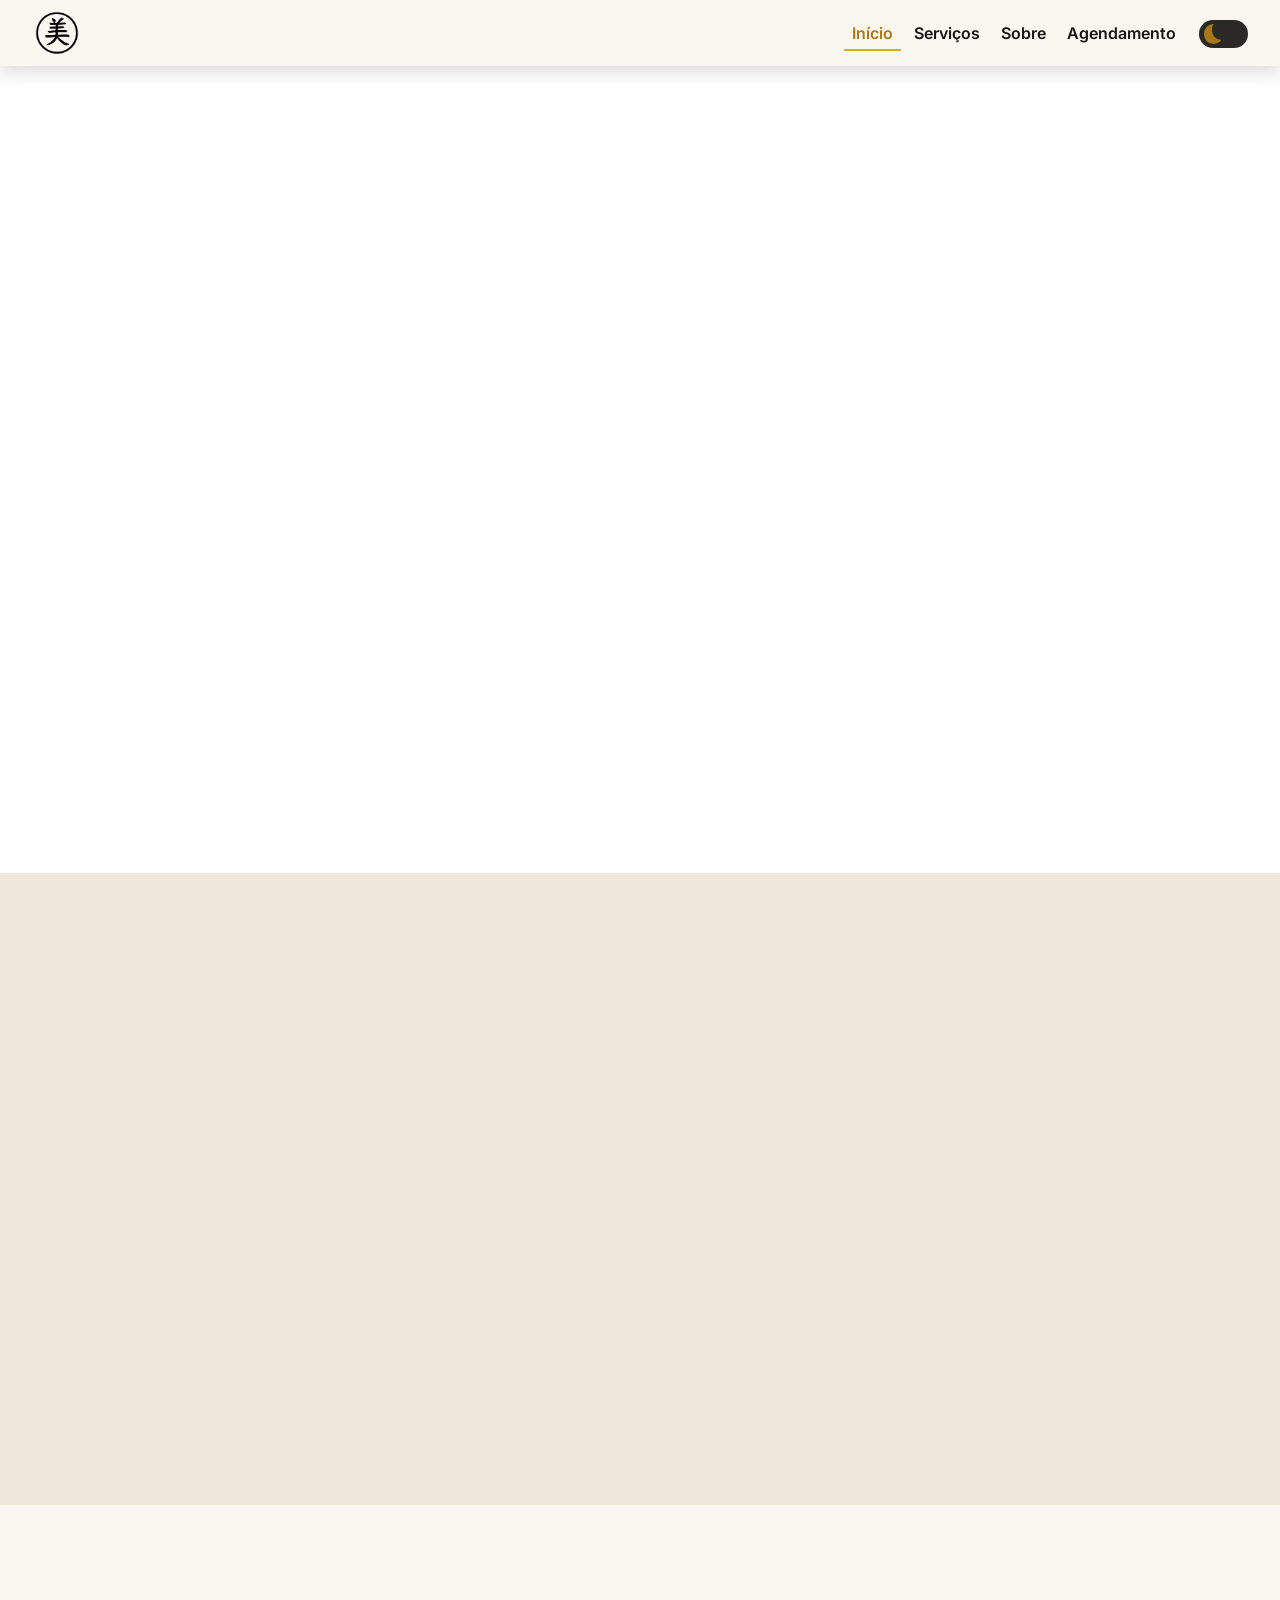
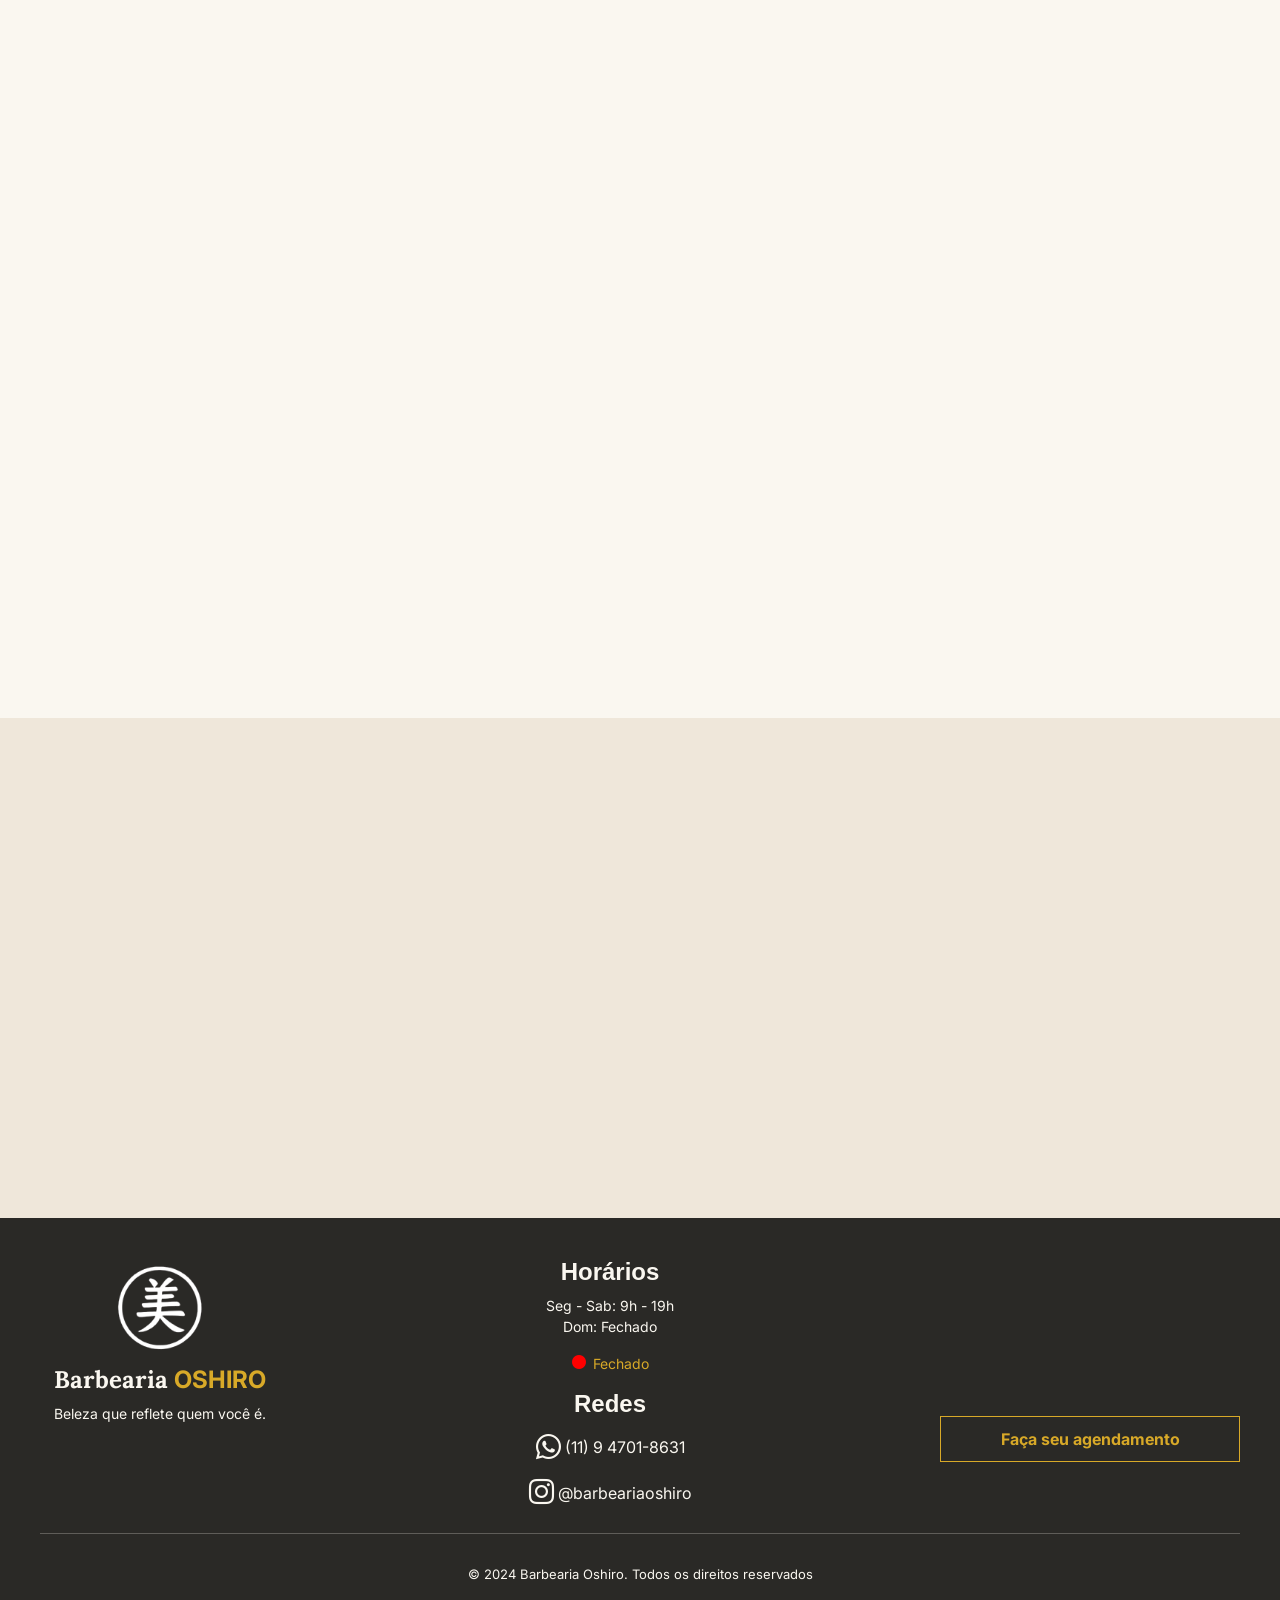
<file: index.html>
<!DOCTYPE html>
<html lang="pt-br" data-theme="light">

<head>
    <meta charset="UTF-8">
    <meta name="viewport" content="width=device-width, initial-scale=1.0">
    <title>Barbearia Oshiro</title>
    <link rel="shortcut icon" href="./imagens/logo-oshiro-branca.png" type="image/x-icon">

    <!-- BOOTSTRAP -->
    <link href="https://cdn.jsdelivr.net/npm/bootstrap@5.3.8/dist/css/bootstrap.min.css" rel="stylesheet" integrity="sha384-sRIl4kxILFvY47J16cr9ZwB07vP4J8+LH7qKQnuqkuIAvNWLzeN8tE5YBujZqJLB" crossorigin="anonymous">
    <!-- ÍCONES DO BOOTSTRAP -->
    <link rel="stylesheet" href="https://cdn.jsdelivr.net/npm/bootstrap-icons@1.13.1/font/bootstrap-icons.min.css">
    <!-- ÍCONES DO GOOGLE -->
    <link rel="stylesheet" href="https://fonts.googleapis.com/css2?family=Material+Symbols+Outlined:opsz,wght,FILL,GRAD@24,400,0,0&icon_names=location_on" />
    <!-- AOS -->
    <link href="https://unpkg.com/aos@2.3.1/dist/aos.css" rel="stylesheet">

    <link rel="stylesheet" href="./root.css">
    <link rel="stylesheet" href="./style.css">
    <link rel="stylesheet" href="./header.css">
    <link rel="stylesheet" href="./footer.css">
</head>

<body>
    <header>
        <a href="#">
            <img src="./imagens/logo-oshiro-preta.png" alt="Logo Oshiro">
        </a>
        <nav>
            <ul>
                <li>
                    <a class="link-nav ativa" href="#">Início</a>
                </li>
                <li>
                    <a class="link-nav" href="./servicos.html">Serviços</a>
                </li>
                <li>
                    <a class="link-nav" href="./sobre.html">Sobre</a>
                </li>
                <li>
                    <a class="link-nav" href="./formulario.html">Agendamento</a>
                </li>
                <li>
                    <label class="switch">
                        <input type="checkbox" id="theme-toggle">
                        <span class="slider"></span>
                    </label>
                </li>
            </ul>
        </nav>
    </header>

    <main>
        <section id="pagina-inicial" data-aos="fade-down" data-aos-duration="100">
            <img src="./imagens/logo-oshiro-branca.png" alt="Logo Oshiro" data-aos="fade-right" data-aos-delay="100">
            <div id="titulo-hero" data-aos="fade-right" data-aos-delay="200">
                <span id="subtitulo">
                    BARBEARIA
                </span>
                <h1>
                    OSHIRO
                </h1>
            </div>

            <!-- BOTÃO -->
            <button id="btn-formulario-inicial" class="btn-formulario" onclick="window.location.href='./formulario.html'" data-aos="fade-up" data-aos-delay="300">
                Faça seu agendamento
            </button>
        </section>

        <section id="chamada">
            <!-- TITULO E SUBTITULO -->
            <div>
                <h2 data-aos="fade-right">Tranforme seu visual hoje mesmo!</h2>
                <p id="slogan" data-aos="fade-left">Beleza que reflete quem você é. Babearia Oshiro - experiências criadas para elevar o seu bem-estar.</p>
            </div>

            <!-- GALERIA DE FOTOS -->
            <div id="galeria">
                <!-- FOTO GRANDE -->
                <div class="galeria-item grande" data-aos="fade-right" data-aos-anchor-placement="center-bottom">
                    <img src="./imagens/galeria/barbeiros.jpg" alt="Corte de cabelo 2">
                </div>

                <!-- FOTOS PEQUENOS -->
                <div class="fotos-central">
                    <div class="galeria-item pequeno" data-aos="fade-right" data-aos-anchor-placement="bottom-bottom">
                        <img src="./imagens/galeria/barba.jpg" alt="Corte de cabelo 4">
                    </div>
                    <div class="galeria-item pequeno" data-aos="fade-right" data-aos-anchor-placement="bottom-bottom">
                        <img src="./imagens/galeria/corte-lateral.jpg" alt="Corte de cabelo 5">
                    </div>
                    <div class="galeria-item pequeno" data-aos="fade-left" data-aos-anchor-placement="top-bottom">
                        <img src="./imagens/galeria/botox.jpeg" alt="Corte de cabelo 6">
                    </div>
                    <div class="galeria-item pequeno" data-aos="fade-left" data-aos-anchor-placement="top-bottom">
                        <img src="./imagens/galeria/mullet.jpg" alt="Corte de cabelo 7">
                    </div>
                </div>

                <!-- FOTO GRANDE -->
                <div class="galeria-item grande" data-aos="fade-left" data-aos-anchor-placement="center-bottom">
                    <img src="./imagens/galeria/corte-tesoura.jpg" alt="Corte de cabelo 1">
                </div>
            </div>

            <!-- BOTÃO -->
            <button class="btn-formulario" onclick="window.location.href='./formulario.html'" data-aos="fade-down">
                Faça seu agendamento
            </button>
        </section>

        <section id="espaco">
            <h2 data-aos="fade-right"> Nosso Espaço </h2>
            <div id="subtitulo-espaco" data-aos="fade-left">
                <span class="material-symbols-outlined">location_on</span>
                <p>Av. Parada Pinto, 586 - Vila Nova Cachoeirinha, São Paulo - SP, 02611-002</p>
            </div>
            <div id="fotos-localizacao">
                <article class="grid-espaco">
                    <div class="foto-espaco" id="foto-espaco-1" data-aos="fade-right" data-aos-anchor-placement="center-bottom">
                        <img src="./imagens/Espaco-de-trabalho.jpeg" alt="Espaço da barbearia">
                    </div>
                    <div class="foto-espaco-menor" id="foto-espaco-2" data-aos="fade-down" data-aos-anchor-placement="bottom-bottom">
                        <img src="./imagens/barbearia.jpeg" alt="Espaço da barbearia">
                    </div>
                    <div class="foto-espaco-menor" id="foto-espaco-3" data-aos="fade-up" data-aos-anchor-placement="top-bottom">
                        <img src="./imagens/logo-da-loja.jpeg" alt="loja">
                    </div>
                </article>
                <div id="mapa" data-aos="fade-left" data-aos-anchor-placement="center-bottom">
                    <iframe src="https://www.google.com/maps/embed?pb=!1m18!1m12!1m3!1d234224.26328735746!2d-46.95284591328125!3d-23.46933229999999!2m3!1f0!2f0!3f0!3m2!1i1024!2i768!4f13.1!3m3!1m2!1s0x94cef76441cd40b7%3A0x81a10795d282b219!2sBarbearia%20tokyo%20cabeleireiros!5e0!3m2!1spt-BR!2sbr!4v1781699661440!5m2!1spt-BR!2sbr"
                        style="border:0;" allowfullscreen="" loading="lazy" referrerpolicy="no-referrer-when-downgrade">
                    </iframe>
                </div>
            </div>

            <!-- BOTÃO -->
            <button class="btn-formulario" onclick="window.location.href='./formulario.html'" data-aos="fade-down" data-aos-anchor-placement="bottom-bottom">
                Faça seu agendamento
            </button>
        </section>

        <section id="avaliacoes">
            <article id="container-feedback">
                <h2 data-aos="fade-right">Feedbacks</h2>
                <div id="container-cards" data-aos="fade-up">
                    <div id="card1" class="card-feedback card-feedback-left">
                        <img src="imagens/procedimento.jpeg" alt="Teste">
                        <div class="feedback-usuario">
                            <h4 class="feedback-nome">
                                João Higuti 1
                            </h4>
                            <p class="feedback-insta">
                                @jp_higuti
                            </p>
                        </div>
                        <div class="container-stars">
                            <i class="bi bi-star-fill"></i>
                            <i class="bi bi-star-fill"></i>
                            <i class="bi bi-star-fill"></i>
                            <i class="bi bi-star-fill"></i>
                            <i class="bi bi-star-fill"></i>
                        </div>
                        <div class="feedback-mensagem">
                            <p>Lorem ipsum dolor sit amet, consectetur adipisicing elit. Quis nemo dolores, cupiditate veniam consectetur totam aliquid incidunt doloribus autem quidem minus suscipit officiis odio culpa eius est dolorem corporis ipsa!</p>
                        </div>
                    </div>
                    <div id="card2" class="card-feedback card-feedback-center">
                        <img src="imagens/procedimento.jpeg" alt="Teste">
                        <div class="feedback-usuario">
                            <h4 class="feedback-nome">
                                João Higuti 2
                            </h4>
                            <p class="feedback-insta">
                                @jp_higuti
                            </p>
                        </div>
                        <div class="container-stars">
                            <i class="bi bi-star-fill"></i>
                            <i class="bi bi-star-fill"></i>
                            <i class="bi bi-star-fill"></i>
                            <i class="bi bi-star-fill"></i>
                            <i class="bi bi-star-fill"></i>
                        </div>
                        <div class="feedback-mensagem">
                            <p>Lorem ipsum dolor sit amet, consectetur adipisicing elit. Quis nemo dolores, cupiditate veniam consectetur totam aliquid incidunt doloribus autem quidem minus suscipit officiis odio culpa eius est dolorem corporis ipsa!</p>
                        </div>
                    </div>
                    <div id="card3" class="card-feedback card-feedback-right">
                        <img src="imagens/procedimento.jpeg" alt="Teste">
                        <div class="feedback-usuario">
                            <h4 class="feedback-nome">
                                João Higuti 3
                            </h4>
                            <p class="feedback-insta">
                                @jp_higuti
                            </p>
                        </div>
                        <div class="container-stars">
                            <i class="bi bi-star-fill"></i>
                            <i class="bi bi-star-fill"></i>
                            <i class="bi bi-star-fill"></i>
                            <i class="bi bi-star-fill"></i>
                            <i class="bi bi-star-fill"></i>
                        </div>
                        <div class="feedback-mensagem">
                            <p>Lorem ipsum dolor sit amet, consectetur adipisicing elit. Quis nemo dolores, cupiditate veniam consectetur totam aliquid incidunt doloribus autem quidem minus suscipit officiis odio culpa eius est dolorem corporis ipsa!</p>
                        </div>
                    </div>
                </div>

                <div id="containter-buttons" data-aos="fade-up">
                    <button id="anterior" class="carrosseu-feedback-button">
                        <i class="bi bi-caret-left-fill"></i>
                    </button>
                    <button id="proximo" class="carrosseu-feedback-button">
                        <i class="bi bi-caret-right-fill"></i>
                    </button>
                </div>
            </article>
        </section>
    </main>

    <footer>
        <div id="display-rodape">
            <div class="divisao-rodape" id="nome-slogan">
                <img src="./imagens/logo-oshiro-branca.png" alt="Logo Oshiro">
                <div>
                    <h4 id="logo-rodape">Barbearia <span>OSHIRO</span></h4>
                    <p>Beleza que reflete quem você é.</p>
                </div>
            </div>
            <div class="divisao-rodape" id="horarios-redes">
                <div class="container-horarios-redes">
                    <h4>Horários</h4>
                    <ul>
                        <li>Seg - Sab: 9h - 19h</li>
                        <li>Dom: Fechado</li>
                    </ul>

                    <div id="online-info">
                        <i class="bi bi-circle-fill"></i>
                        <p id="online-status"></p>
                    </div>
                </div>
                <div class="container-horarios-redes">
                    <h4>Redes</h4>
                    <div id="redes">
                        <!-- ICONE WHATSAPP -->
                        <div class="rede">
                            <a class="link-redes" href="https://wa.me/5511947018631" target="_blank">
                                <i class="bi bi-whatsapp"></i> (11) 9 4701-8631
                            </a>
                        </div>

                        <!-- ICONE INSTAGRAM -->
                        <div class="rede">
                            <a class="link-redes" href="https://www.instagram.com/barbeariaoshiro/" target="_blank">
                                <i class="bi bi-instagram"></i> @barbeariaoshiro
                            </a>
                        </div>
                    </div>
                </div>
            </div>
            <div class="divisao-rodape">
                <iframe src="https://www.google.com/maps/embed?pb=!1m18!1m12!1m3!1d234224.26328735746!2d-46.95284591328125!3d-23.46933229999999!2m3!1f0!2f0!3f0!3m2!1i1024!2i768!4f13.1!3m3!1m2!1s0x94cef76441cd40b7%3A0x81a10795d282b219!2sBarbearia%20tokyo%20cabeleireiros!5e0!3m2!1spt-BR!2sbr!4v1781699661440!5m2!1spt-BR!2sbr"
                    style="border:0;" allowfullscreen="" loading="lazy" referrerpolicy="no-referrer-when-downgrade" class="mapa-rodape">
                </iframe>
                <button class="btn-rodape" onclick="window.location.href='./formulario.html'">
                    Faça seu agendamento
                </button>
            </div>
        </div>
        <hr>
        <p id="direitos">
            © 2024 Barbearia Oshiro. Todos os direitos reservados
        </p>
    </footer>

    <script src="main.js"></script>
    <script src="header.js"></script>
    <script src="footer.js"></script>

    <script src="feedback.js" defer></script>

    <!-- IMPORTAÇÃO DE BOOTSTRAP -->
    <script src="https://cdn.jsdelivr.net/npm/bootstrap@5.3.8/dist/js/bootstrap.bundle.min.js" integrity="sha384-FKyoEForCGlyvwx9Hj09JcYn3nv7wiPVlz7YYwJrWVcXK/BmnVDxM+D2scQbITxI" crossorigin="anonymous"></script>

    <!-- IMPORTAÇÃO AOS -->
    <script src="https://unpkg.com/aos@2.3.1/dist/aos.js"></script>
    <script>
        AOS.init();
    </script>

    <div vw class="enabled">
        <div vw-access-button class="active"></div>
        <div vw-plugin-wrapper>
            <div class="vw-plugin-top-wrapper"></div>
        </div>
    </div>
    <script src="https://vlibras.gov.br/app/vlibras-plugin.js"></script>
    <script>
        new window.VLibras.Widget('https://vlibras.gov.br/app');
    </script>
</body>

</html>
</file>
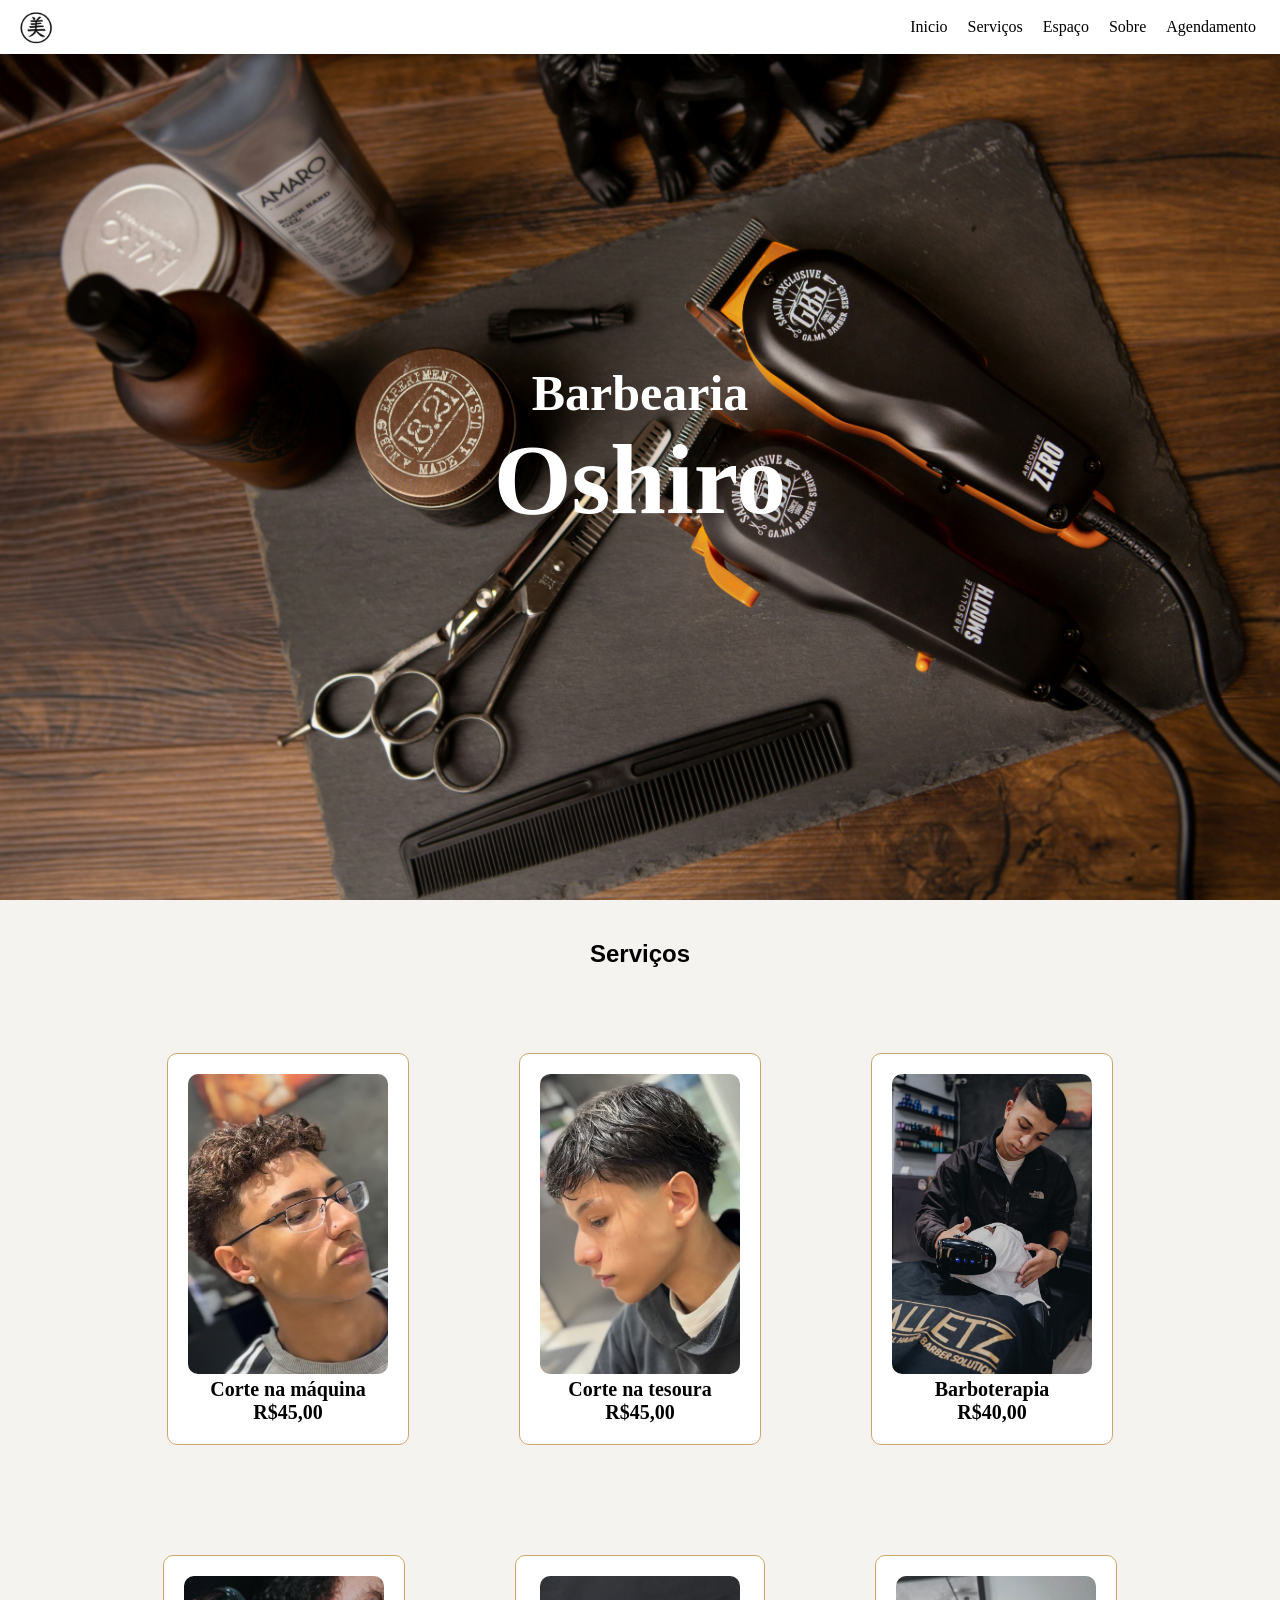
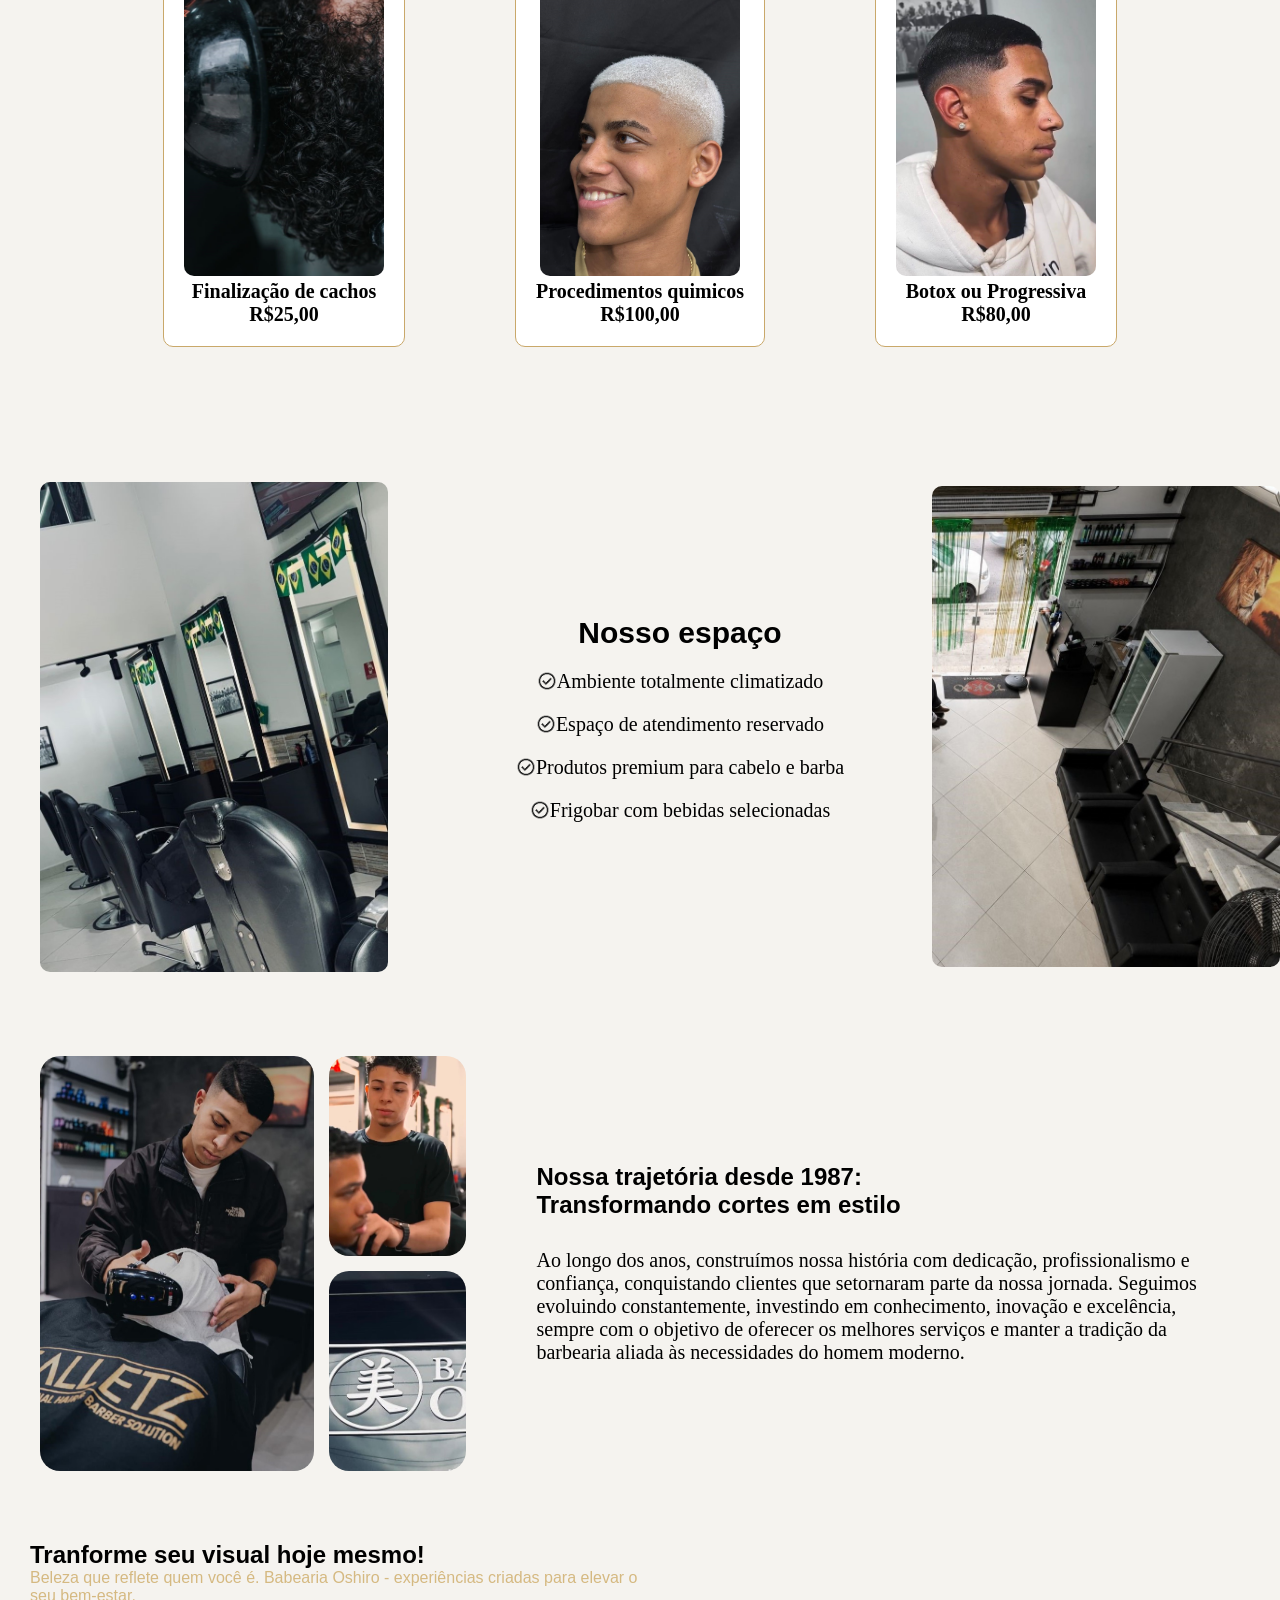
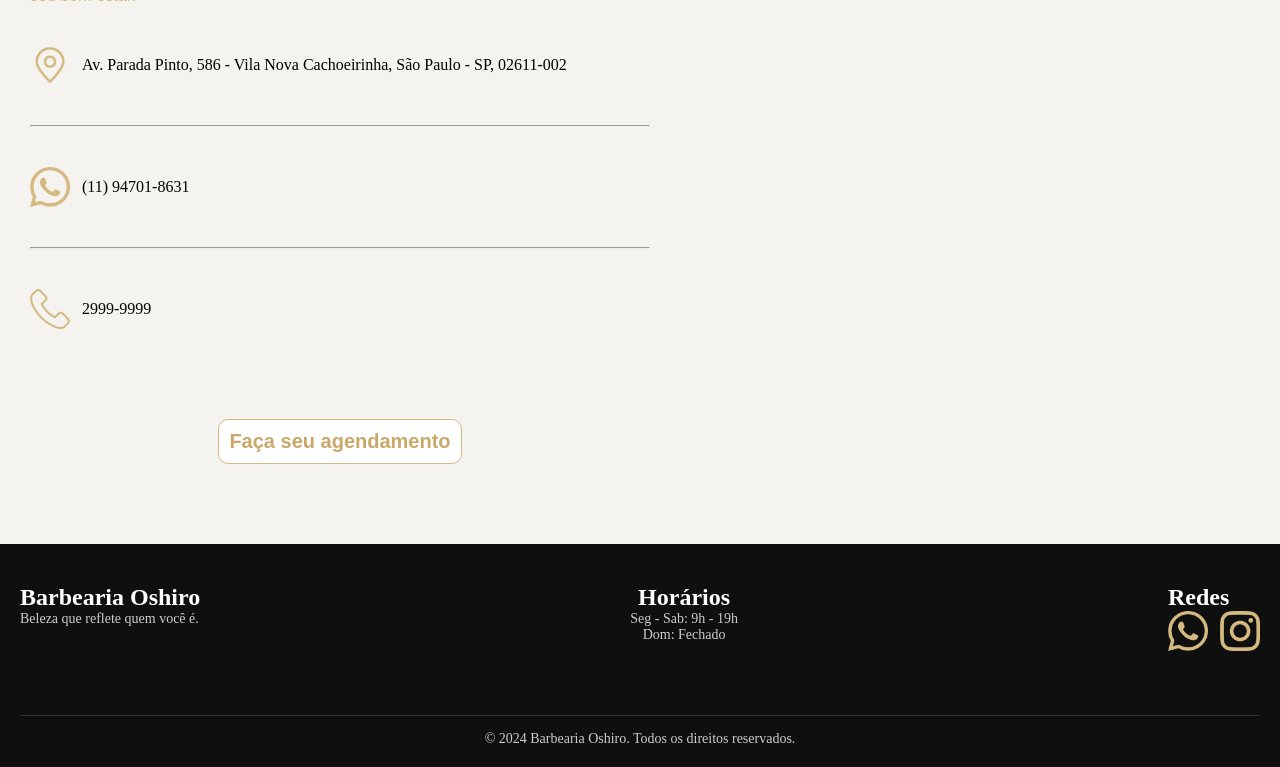
<file: barbearia-oshiro/index.html>
<!DOCTYPE html>
<html lang="pt-br">

<head>
    <meta charset="UTF-8">
    <meta name="viewport" content="width=device-width, initial-scale=1.0">
    <title>Barbearia Oshiro</title>
    <link rel="shortcut icon" href="./imagens/logo-oshiro.png" type="image/x-icon">
    <link rel='stylesheet' href='https://flaticon.com'>
    <link rel="stylesheet" href="./style.css">
    
</head>

<body>
    <header>
        <img src="./imagens/logo-oshiro.png" alt="Logo Oshiro">
        <nav>
            <a href="#pagina-inicial">Inicio</a>
            <a href="#nossos-servicos">Serviços</a>
            <a href="#nosso-espaco">Espaço</a>
            <a href="#sobre">Sobre</a>
            <a href="./formulario.html">Agendamento</a>
        </nav>
    </header>
    <main>
        <section id="pagina-inicial">
            <h3>Barbearia</h3>
            <h1>Oshiro</h1>
        </section>

        <section id="nossos-servicos">
            <div id="titulo-servicos">
                <h1>Serviços</h1>
            </div>
            <div class="grade-servicos">
            <article class="corte-maquina">
                <img src="./imagens/corte na maquininha.jpeg" alt="">
                <strong>
                    <p>
                        Corte na máquina
                    </p>
                    <p>
                        R$45,00
                    </p>
                </strong>
            </article>
            <article class="corte-tesoura">
                <img src="./imagens/corte-em-tesoura.jpeg" alt="">
                <strong>
                    <p>
                        Corte na tesoura
                    </p>
                    <p>
                        R$45,00
                    </p>
                </strong>
            </article>
            <article class="barboterapia">
                <img src="./imagens/procedimento - Copia.jpeg" alt="">
                <strong>
                    <p>
                        Barboterapia
                    </p>
                    <p>
                        R$40,00
                    </p>
                </strong>
            </article>
            <article class="finalizar-cachos">
                <img src="./imagens/finalização.jpeg" alt="">
                <strong>
                    <p>
                        Finalização de cachos
                    </p>
                    <p>
                        R$25,00
                    </p>
                </strong>
            </article>
            <article class="Procedimentos-quimicos">
                <img src="./imagens/procedimento-quimico.jpeg" alt="">
                <strong>
                    <p>
                        Procedimentos quimicos
                    </p>
                    <p>
                        R$100,00
                    </p>
                </strong>
            </article>
            <article class="proguessiva">
                <img src="./imagens/botox.jpeg" alt="">
                <strong>
                    <p>
                        Botox ou Progressiva
                    </p>
                    <p>
                        R$80,00
                    </p>
                </strong>
            </article>
            </div>
        </section>

        <section id="nosso-espaco">
            <div id="foto-espaco">
                <img src="./imagens/Espaço-de-trabalho.jpeg" alt="Espaço-de-trabalho">
            </div>
            <div>
                <div id="titulo-espaco">
                    <h2>Nosso espaço</h2>
                </div>
                <article class="confirma">

                    <img src="./imagens/check_circle_24dp_1F1F1F_FILL0_wght400_GRAD0_opsz24.png" alt="">
                    <br>
                    <p>
                        Ambiente totalmente climatizado
                    </p>
                </article>

                <article class="confirma">
                    <img src="./imagens/check_circle_24dp_1F1F1F_FILL0_wght400_GRAD0_opsz24.png" alt="">
                    <br>
                    <p>
                        Espaço de atendimento reservado
                    </p>
                </article>

                <article class="confirma">
                    <img src="./imagens/check_circle_24dp_1F1F1F_FILL0_wght400_GRAD0_opsz24.png" alt="">
                    <br>
                    <p>
                        Produtos premium para cabelo e barba
                    </p>
                </article>

                <article class="confirma">
                    <img src="./imagens/check_circle_24dp_1F1F1F_FILL0_wght400_GRAD0_opsz24.png" alt="">
                    <br>
                    <p>
                        Frigobar com bebidas selecionadas
                    </p>
                </article>
            </div>
            <div id="foto-barbearia">
                <img src="./imagens/barbearia.jpeg" alt="barbearia">
            </div>
        </section>

        <section id="sobre">
            <div class="grid-trajetoria">
                <div class="fotos-procedimento">
                    <img src="./imagens/procedimento.jpeg" alt="procedimento">
                </div>

                <div class="cortando-cabelo">
                    <img src="./imagens/david-cortando-cabelo.jpeg" alt="corte">
                </div>

                <div class="fotos-loja">
                    <img src="./imagens/foto-log-da-loja.jpeg" alt="loja">
                </div>
            </div>
            <div class="texto">
                <h1>
                    Nossa trajetória desde 1987:
                    <br> Transformando cortes em estilo
                </h1>
                <p>
                    Ao longo dos anos, construímos nossa história com dedicação, profissionalismo e
                    confiança,
                    conquistando clientes que setornaram parte da nossa jornada. Seguimos evoluindo
                    constantemente,
                    investindo em conhecimento, inovação e excelência, sempre com o objetivo de oferecer os
                    melhores
                    serviços e manter a tradição da barbearia aliada às necessidades do homem moderno.
                </p>
        </section>
        <section id="localizacao-contatos">
            <div id="chamada-final">
                <div class="texto-localização">
                    <h1>Tranforme seu visual hoje mesmo!</h1>
                    <p id="slogan">Beleza que reflete quem você é. Babearia Oshiro - experiências criadas para
                        elevar o seu
                        bem-estar.</p>
                </div>
                <div class="icone-info">
                    <img src="./imagens/pin.png" alt="Icone de Localização">
                    <p>Av. Parada Pinto, 586 - Vila Nova Cachoeirinha, São Paulo - SP, 02611-002</p>
                </div>
                <hr>
                <div class="icone-info">
                    <img src="./imagens/whatsapp.png" alt="Icone Whatsapp">
                    <p>(11) 94701-8631</p>
                </div>
                <hr>
                <div class="icone-info">
                    <img src="./imagens/telephone.png" alt="Icone telefone">
                    <p>2999-9999</p>
                </div>
                </article>
                <article class="agendamento-whatsappa">
                    <button onclick="window.location.href='./formulario.html'">Faça seu agendamento</button>
                </article>
            </div>
            <div>
                <iframe
                    src="https://www.google.com/maps/embed?pb=!1m18!1m12!1m3!1d234224.26328735746!2d-46.95284591328125!3d-23.46933229999999!2m3!1f0!2f0!3f0!3m2!1i1024!2i768!4f13.1!3m3!1m2!1s0x94cef76441cd40b7%3A0x81a10795d282b219!2sBarbearia%20tokyo%20cabeleireiros!5e0!3m2!1spt-BR!2sbr!4v1781699661440!5m2!1spt-BR!2sbr"
                    width="600" height="450" style="border:0;" allowfullscreen="" loading="lazy"
                    referrerpolicy="no-referrer-when-downgrade"></iframe>
            </div>
        </section>
    </main>
    <footer class="rodape">
        <section>
        <article>
           <h2>Barbearia Oshiro</h2>
           <p>Beleza que reflete quem você é. </p>
        </article>
            <article class="horarios">
                <h2>Horários</h2>
                <ul>
                    <li>Seg - Sab: 9h - 19h</li>
                    <li>Dom: Fechado</li>
                </ul>
            </article>
            <article class="contatos">
                <h2>Redes</h2>
                <div class="icone-info">
                    <a href="https://wa.me/5511947018631" target="_blank">
                        <img src="./imagens/whatsapp.png" alt="Icone Whatsapp">
                    </a>
                    <a href="https://www.instagram.com/barbeariaoshiro/" target="_blank">
                        <img src="./imagens/instagram-logo.png" alt="Icone Instagram">
                    </a>
                </div>
            </article>
            <div class="direitos">
                <p>© 2024 Barbearia Oshiro. Todos os direitos reservados.</p>
            </div>
        </section>
    </footer>
    <script src="main.js"></script>

</html>
</file>
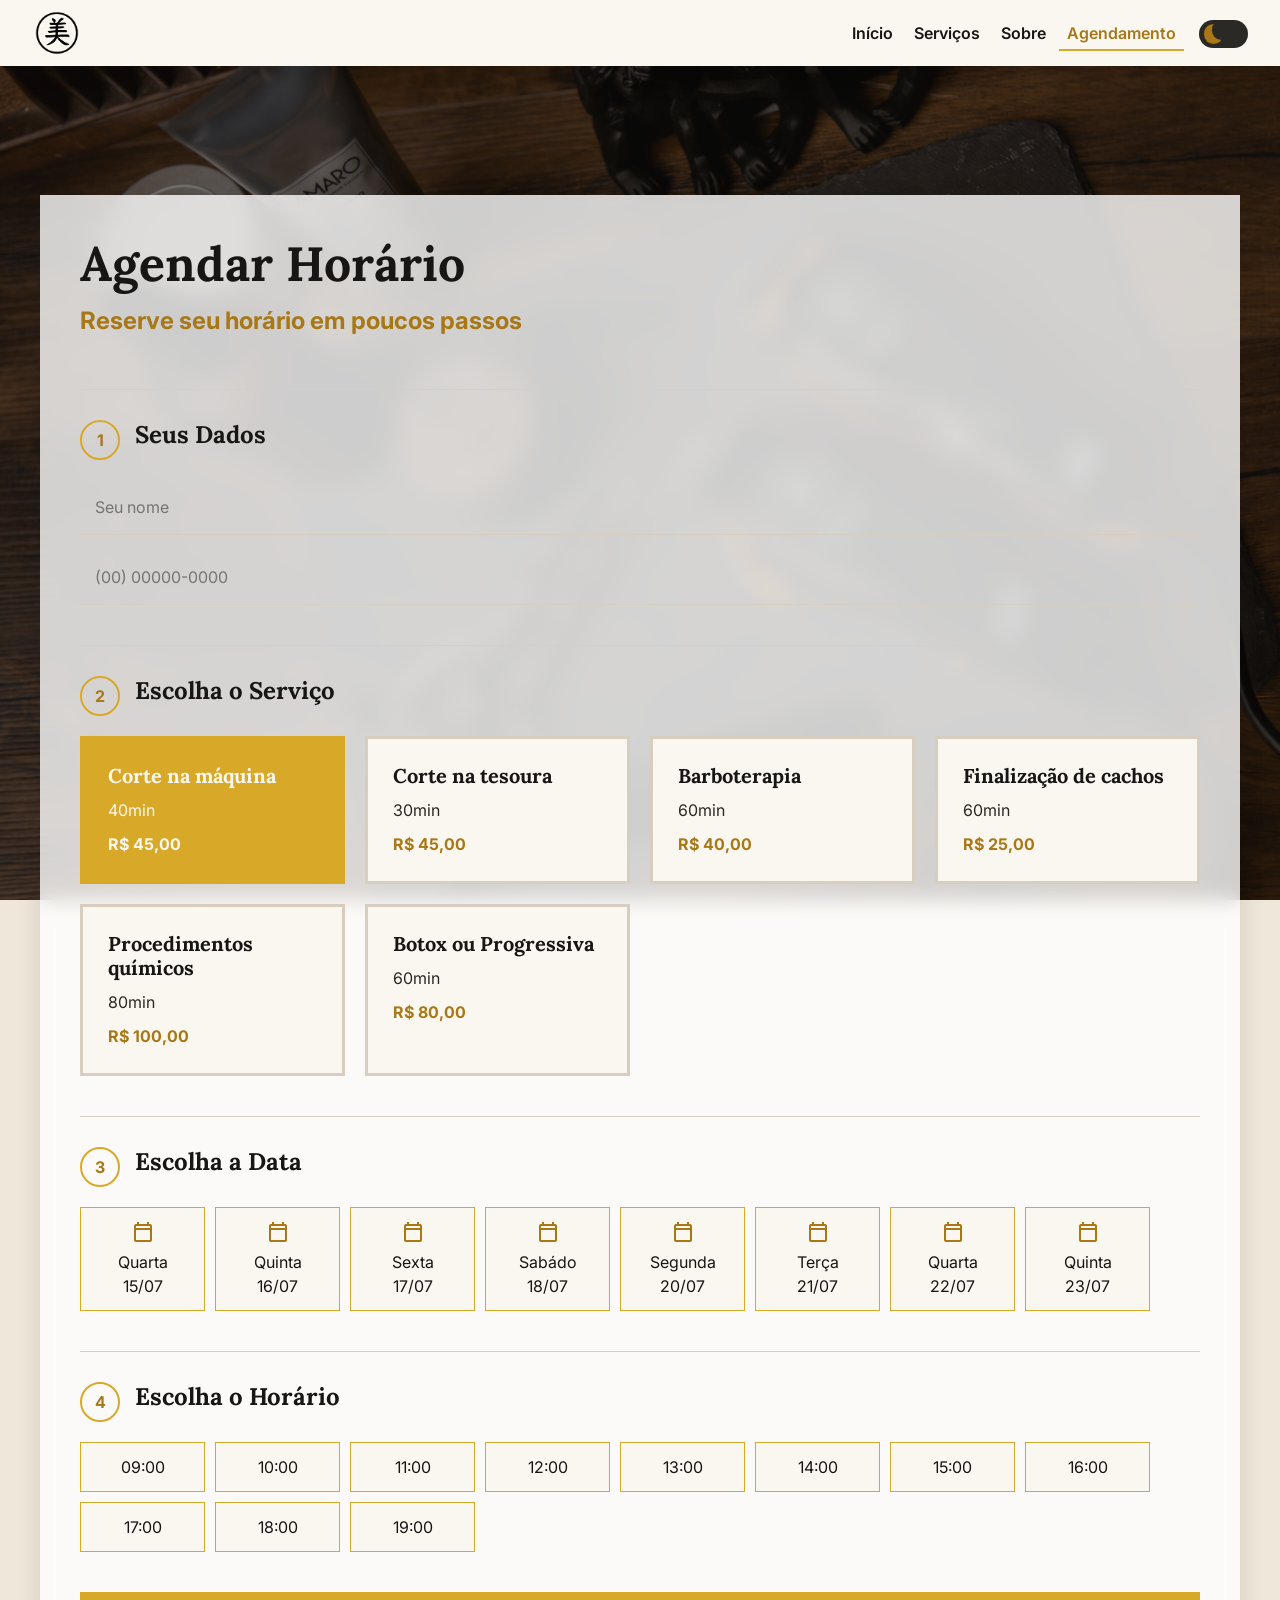
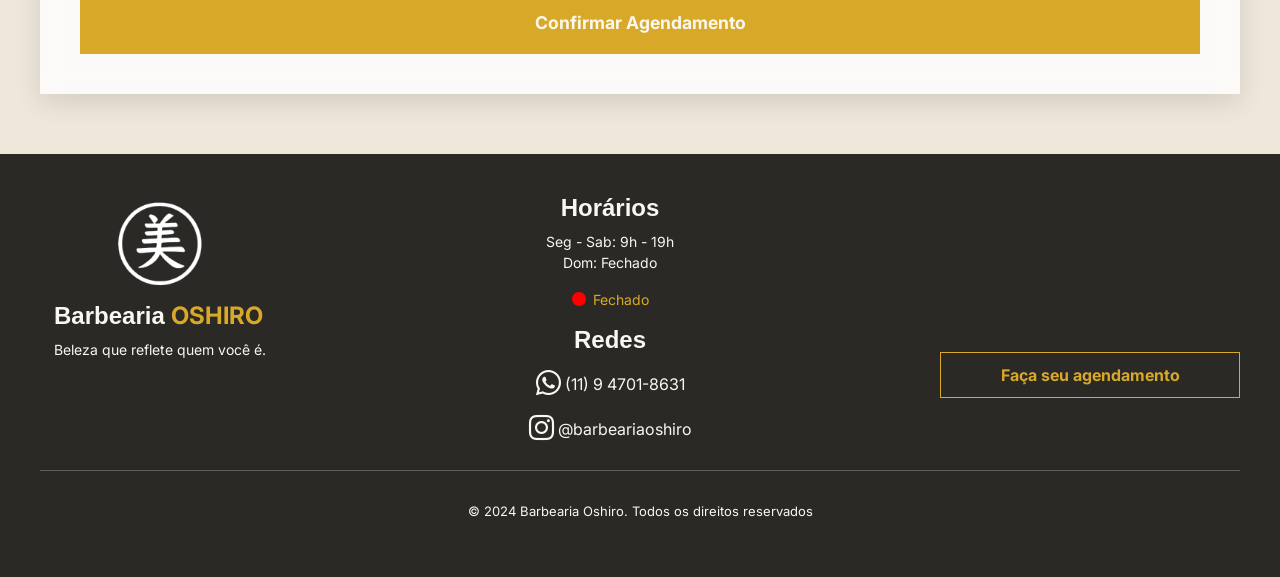
<file: confirmacao.html>
<!DOCTYPE html>
<html lang="pt-BR">

<head>
    <meta charset="UTF-8">
    <title>Confirmando Agendamento</title>
    <link rel="shortcut icon" href="./imagens/logo-oshiro-branca.png" type="image/x-icon">
    <link rel="stylesheet" href="./root.css">
    <link rel="stylesheet" href="./confirmacao.css">
</head>

<body>


    <div class="box">
        <div class="loader"></div>

        <h1>Confirmando seu agendamento...</h1>
        <p>Aguarde, estamos te redirecionando para o WhatsApp</p>
    </div>


    <script>

        // PEGA OS DADOS SALVOS NO LOCALSTORAGE (É TIPO UM ARMAZENAMENTO NO DISPOSITIVO DA PESSOA)
        const dados = JSON.parse(localStorage.getItem("agendamento"));

        // SE NÃO EXISTIR DADOS, VOLTA PARA O FORMULÁRIO
        if (!dados) {
            window.location.href = "formulario.html";
        }

        // NÚMERO DO WHATSAPP DO DAVID
        const numero = "5511947018631";

        // MONTA A MENSAGEM QUE VAI NO WHATS
        const mensagem = `NOVO AGENDAMENTO

 Cliente: ${dados.nome}
 Telefone: ${dados.telefone}

 Serviço: ${dados.servico}
 Data: ${dados.data}
 Horário: ${dados.horario}

Confirmar atendimento`;

        // MONTA O LINK DO WHATSAPP COM A MENSAGEM CODIFICADA
        const url = `https://wa.me/${numero}?text=${encodeURIComponent(mensagem)}`;

        // REMOVE OS DADOS DO LOCALSTORAGE (EVITA DUPLICAR AGENDAMENTO)
        localStorage.removeItem("agendamento");

        // MANTÉM A TELA DE LOADING POR 2.0 SEGUNDOS ANTES DE REDIRECIONAR
        setTimeout(() => {
            window.location.href = url;
        }, 2000);

    </script>

</body>

</html>
</file>
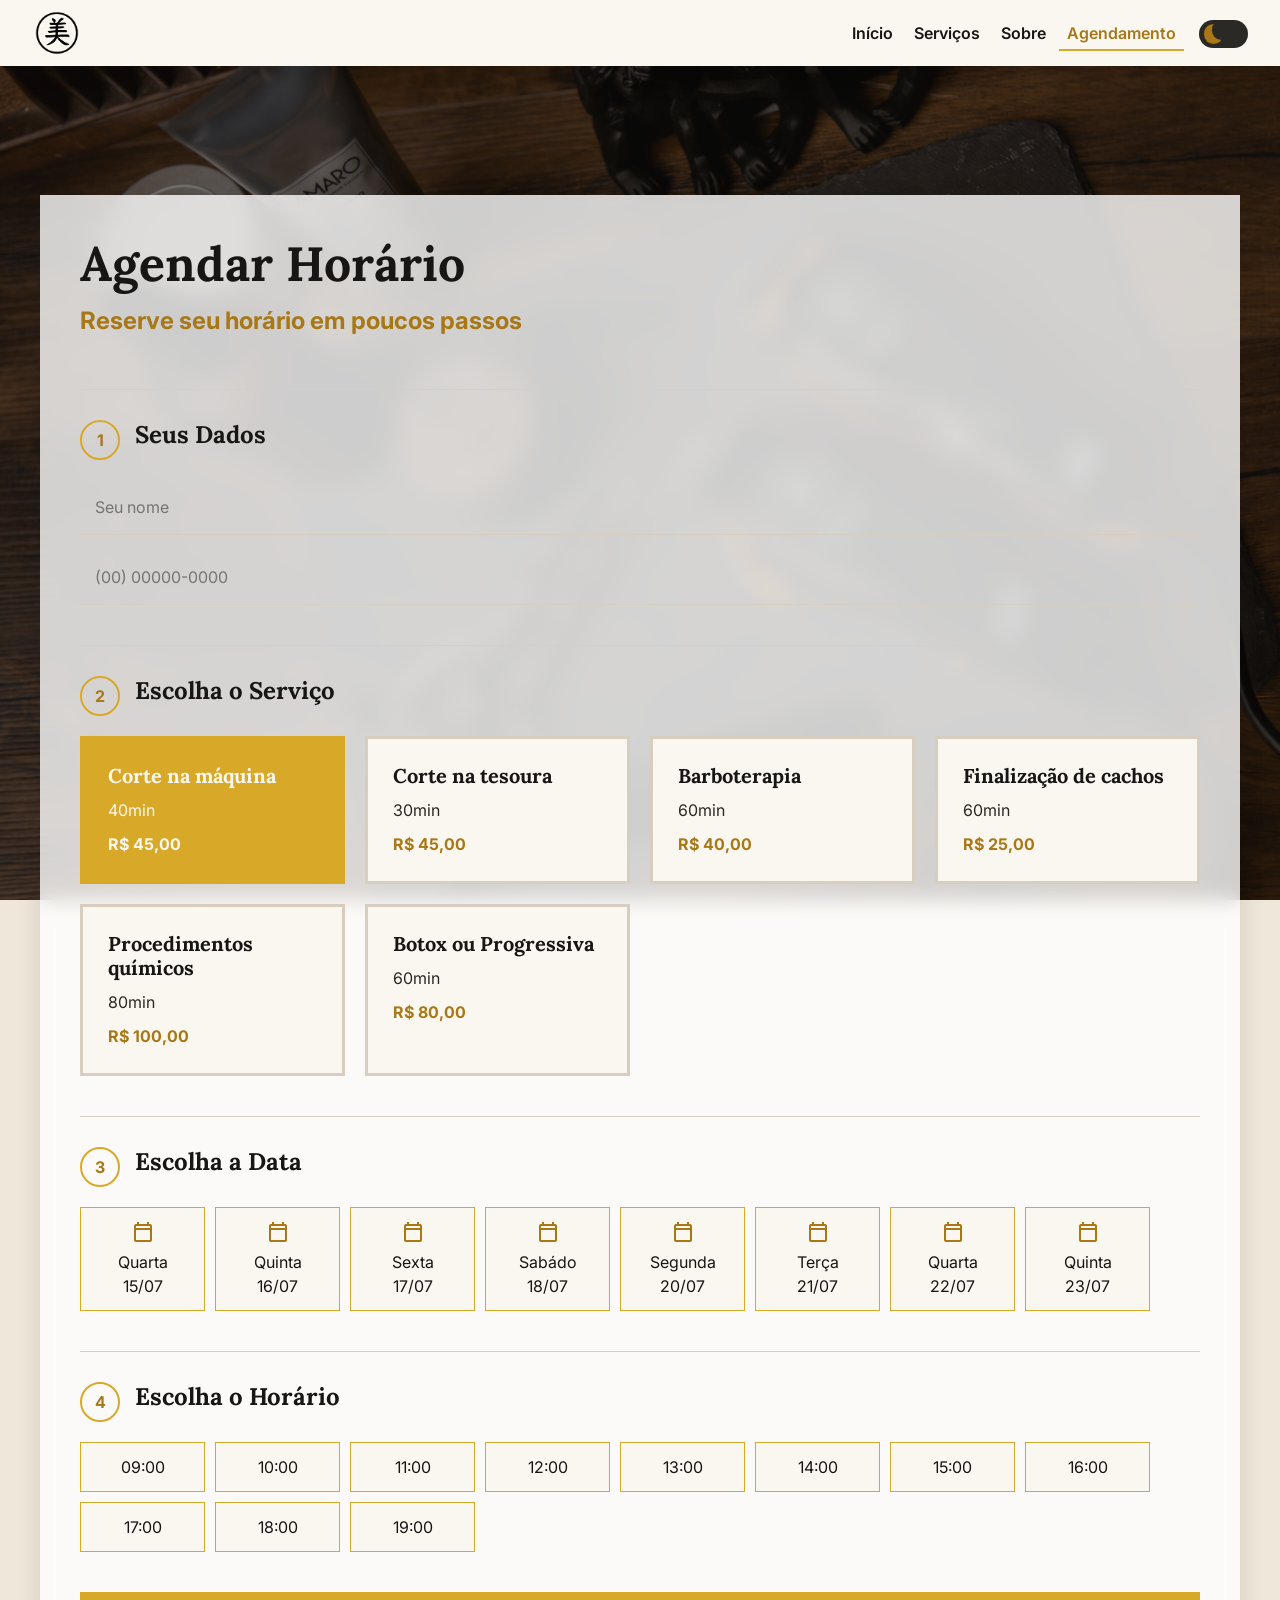
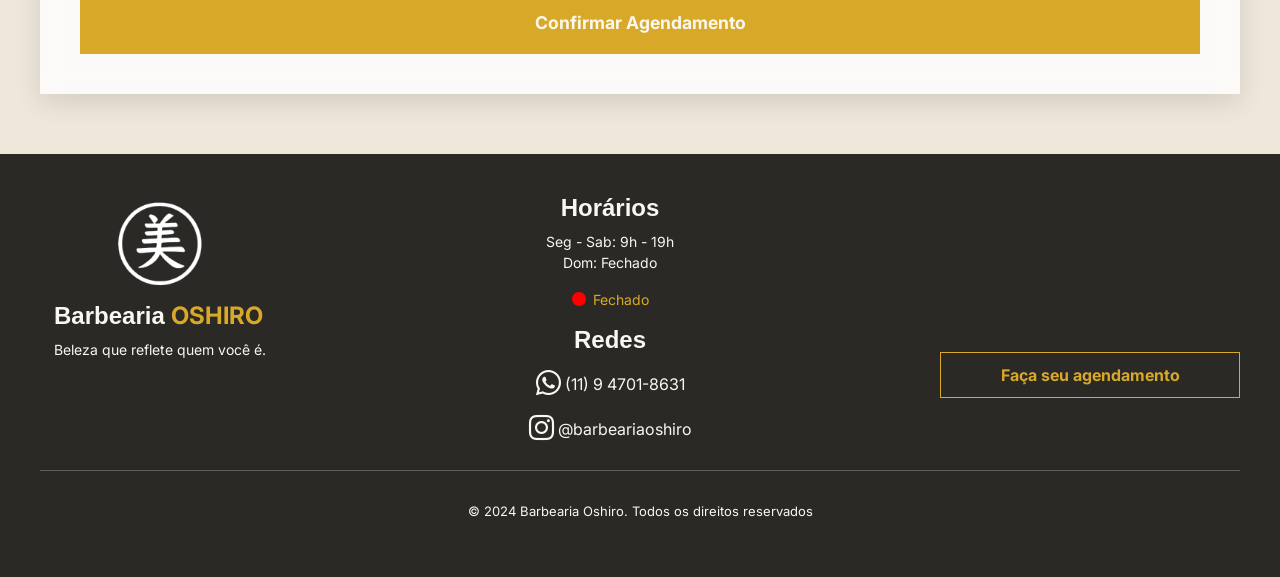
<file: formulario.html>
<!DOCTYPE html>
<html lang="pt-BR">

<head>
    <meta charset="UTF-8">
    <meta name="viewport" content="width=device-width, initial-scale=1.0">
    <title>Agendamento</title>
    <link rel="shortcut icon" href="./imagens/logo-oshiro-branca.png" type="image/x-icon">

    <!-- BOOTSTRAP -->
    <link href="https://cdn.jsdelivr.net/npm/bootstrap@5.3.8/dist/css/bootstrap.min.css" rel="stylesheet" integrity="sha384-sRIl4kxILFvY47J16cr9ZwB07vP4J8+LH7qKQnuqkuIAvNWLzeN8tE5YBujZqJLB" crossorigin="anonymous">
    <!-- ÍCONES DO BOOTSTRAP -->
    <link rel="stylesheet" href="https://cdn.jsdelivr.net/npm/bootstrap-icons@1.13.1/font/bootstrap-icons.min.css">
    <!-- ÍCONES DO GOOGLE -->
    <link rel="stylesheet" href="https://fonts.googleapis.com/css2?family=Material+Symbols+Outlined:opsz,wght,FILL,GRAD@24,400,0,0&icon_names=calendar_today" />
    <!-- AOS -->
    <link href="https://unpkg.com/aos@2.3.1/dist/aos.css" rel="stylesheet">

    <link rel="stylesheet" href="./root.css">
    <link rel="stylesheet" href="./formulario.css">
    <link rel="stylesheet" href="./header.css">
    <link rel="stylesheet" href="./footer.css">
</head>

<body>
    <header>
        <a href="./index.html">
            <img src="./imagens/logo-oshiro-preta.png" alt="Logo Oshiro">
        </a>
        <nav>
            <ul>
                <li>
                    <a class="link-nav" href="./index.html">Início</a>
                </li>
                <li>
                    <a class="link-nav" href="./servicos.html">Serviços</a>
                </li>
                <li>
                    <a class="link-nav" href="./sobre.html">Sobre</a>
                </li>
                <li>
                    <a class="link-nav ativa" href="#">Agendamento</a>
                </li>
                <li>
                    <label class="switch">
                        <input type="checkbox" id="theme-toggle">
                        <span class="slider"></span>
                    </label>
                </li>
            </ul>
        </nav>
    </header>

    <main>
        <div class="container">

            <h1>Agendar Horário</h1>
            <p class="subtitulo">Reserve seu horário em poucos passos</p>

            <!-- DADOS -->
            <div class="etapa">
                <span class="numero">1</span>
                <h2>Seus Dados</h2>
            </div>

            <div class="formulario">
                <input type="text" id="nome" placeholder="Seu nome">
                <input type="text" id="telefone" placeholder="(00) 00000-0000">
            </div>


            <!-- SERVIÇOS -->
            <div class="etapa">
                <span class="numero">2</span>
                <h2>Escolha o Serviço</h2>
            </div>

            <div class="servicos">
                <div class="card ativo">
                    <h3>Corte na máquina</h3>
                    <p>40min</p>
                    <span>R$ 45,00</span>
                </div>

                <div class="card">
                    <h3>Corte na tesoura</h3>
                    <p>30min</p>
                    <span>R$ 45,00</span>
                </div>

                <div class="card">
                    <h3>Barboterapia</h3>
                    <p>60min</p>
                    <span>R$ 40,00</span>
                </div>

                <div class="card">
                    <h3>Finalização de cachos</h3>
                    <p>60min</p>
                    <span>R$ 25,00</span>
                </div>

                <div class="card">
                    <h3>Procedimentos químicos</h3>
                    <p>80min</p>
                    <span>R$ 100,00</span>
                </div>

                <div class="card">
                    <h3>Botox ou Progressiva</h3>
                    <p>60min</p>
                    <span>R$ 80,00</span>
                </div>
            </div>

            <!-- DATAS -->
            <div class="etapa">
                <span class="numero">3</span>
                <h2>Escolha a Data</h2>
            </div>

            <div class="datas">
                <button>
                    <span class="material-symbols-outlined">calendar_today</span> <br>
                    Quarta <br>
                    15/07</button>
                <button>
                    <span class="material-symbols-outlined">calendar_today</span> <br>
                    Quinta <br>
                    16/07</button>
                <button>
                    <span class="material-symbols-outlined">calendar_today</span> <br>
                    Sexta <br>
                    17/07</button>
                <button>
                    <span class="material-symbols-outlined">calendar_today</span> <br>
                    Sabádo <br>
                    18/07</button>
                <button>
                    <span class="material-symbols-outlined">calendar_today</span> <br>
                    Segunda <br>
                    20/07</button>
                <button>
                    <span class="material-symbols-outlined">calendar_today</span> <br>
                    Terça <br>
                    21/07</button>
                <button>
                    <span class="material-symbols-outlined">calendar_today</span> <br>
                    Quarta <br>
                    22/07</button>
                <button>
                    <span class="material-symbols-outlined">calendar_today</span> <br>
                    Quinta <br>
                    23/07</button>
            </div>

            <!-- HORÁRIOS -->
            <div class="etapa">
                <span class="numero">4</span>
                <h2>Escolha o Horário</h2>
            </div>

            <div class="horarios">
                <button>09:00</button>
                <button>10:00</button>
                <button>11:00</button>
                <button>12:00</button>
                <button>13:00</button>
                <button>14:00</button>
                <button>15:00</button>
                <button>16:00</button>
                <button>17:00</button>
                <button>18:00</button>
                <button>19:00</button>
            </div>

            <button id="agendar">Confirmar Agendamento</button>
        </div>
    </main>

    <footer>
        <div id="display-rodape">
            <div class="divisao-rodape" id="nome-slogan">
                <img src="./imagens/logo-oshiro-branca.png" alt="Logo Oshiro">
                <div>
                    <h4>Barbearia <span>OSHIRO</span></h4>
                    <p>Beleza que reflete quem você é.</p>
                </div>
            </div>
            <div class="divisao-rodape" id="horarios-redes">
                <div class="container-horarios-redes">
                    <h4>Horários</h4>
                    <ul>
                        <li>Seg - Sab: 9h - 19h</li>
                        <li>Dom: Fechado</li>
                    </ul>

                    <div id="online-info">
                        <i class="bi bi-circle-fill"></i>
                        <p id="online-status"></p>
                    </div>
                </div>
                <div class="container-horarios-redes">
                    <h4>Redes</h4>
                    <div id="redes">
                        <!-- ICONE WHATSAPP -->
                        <div class="rede">
                            <a class="link-redes" href="https://wa.me/5511947018631" target="_blank">
                                <i class="bi bi-whatsapp"></i> (11) 9 4701-8631
                            </a>
                        </div>

                        <!-- ICONE INSTAGRAM -->
                        <div class="rede">
                            <a class="link-redes" href="https://www.instagram.com/barbeariaoshiro/" target="_blank">
                                <i class="bi bi-instagram"></i> @barbeariaoshiro
                            </a>
                        </div>
                    </div>
                </div>
            </div>
            <div class="divisao-rodape">
                <iframe src="https://www.google.com/maps/embed?pb=!1m18!1m12!1m3!1d234224.26328735746!2d-46.95284591328125!3d-23.46933229999999!2m3!1f0!2f0!3f0!3m2!1i1024!2i768!4f13.1!3m3!1m2!1s0x94cef76441cd40b7%3A0x81a10795d282b219!2sBarbearia%20tokyo%20cabeleireiros!5e0!3m2!1spt-BR!2sbr!4v1781699661440!5m2!1spt-BR!2sbr"
                    style="border:0;" allowfullscreen="" loading="lazy" referrerpolicy="no-referrer-when-downgrade" class="mapa-rodape">
                </iframe>
                <button class="btn-rodape" onclick="window.location.href='./formulario.html'">
                    Faça seu agendamento
                </button>
            </div>
        </div>
        <hr>
        <p id="direitos">
            © 2024 Barbearia Oshiro. Todos os direitos reservados
        </p>
    </footer>

    <script src="main.js"></script>
    <script src="header.js"></script>
    <script src="footer.js"></script>

    <script src="formulario.js"></script>

    <!-- IMPORTAÇÃO DE BOOTSTRAP -->
    <script src="https://cdn.jsdelivr.net/npm/bootstrap@5.3.8/dist/js/bootstrap.bundle.min.js" integrity="sha384-FKyoEForCGlyvwx9Hj09JcYn3nv7wiPVlz7YYwJrWVcXK/BmnVDxM+D2scQbITxI" crossorigin="anonymous"></script>

    <!-- IMPORTAÇÃO AOS -->
    <script src="https://unpkg.com/aos@2.3.1/dist/aos.js"></script>
    <script>
        AOS.init();
    </script>

    <div vw class="enabled">
        <div vw-access-button class="active"></div>
        <div vw-plugin-wrapper>
            <div class="vw-plugin-top-wrapper"></div>
        </div>
    </div>
    <script src="https://vlibras.gov.br/app/vlibras-plugin.js"></script>
    <script>
        new window.VLibras.Widget('https://vlibras.gov.br/app');
    </script>
</body>

</html>
</file>
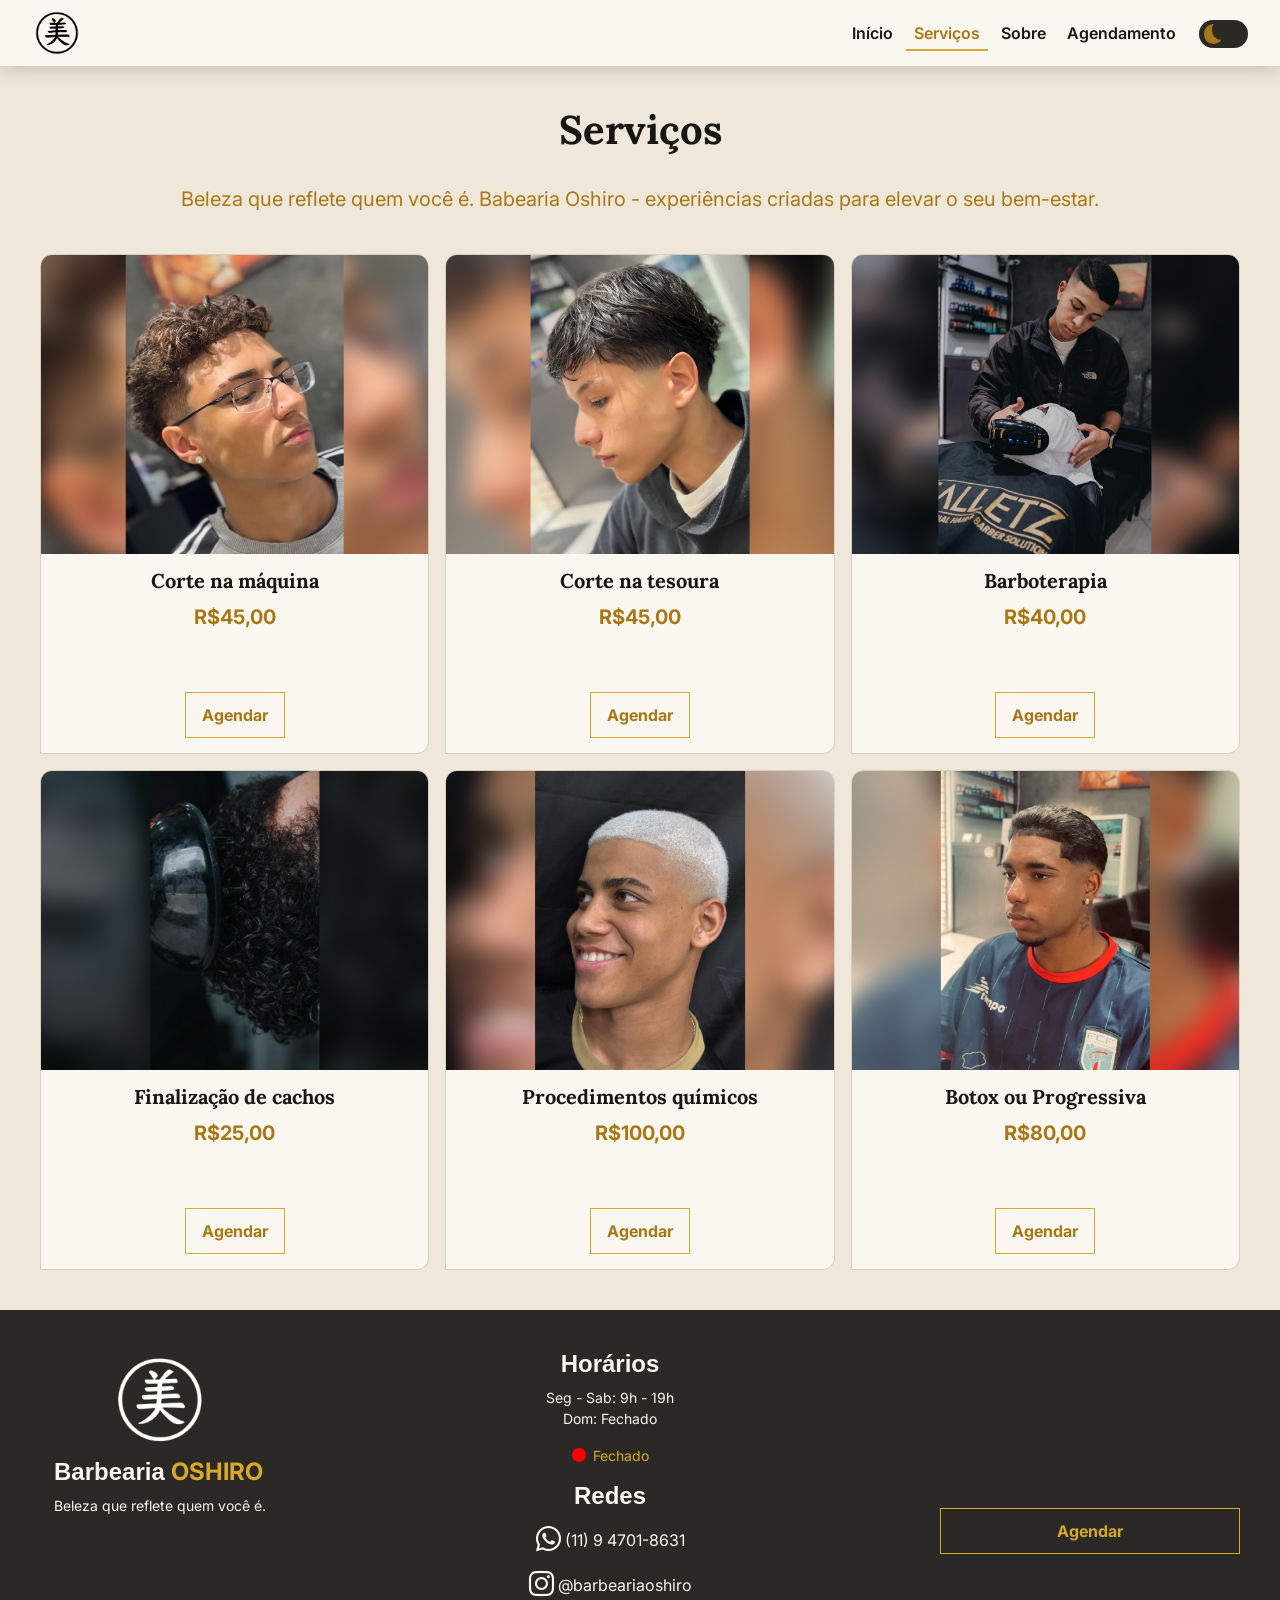
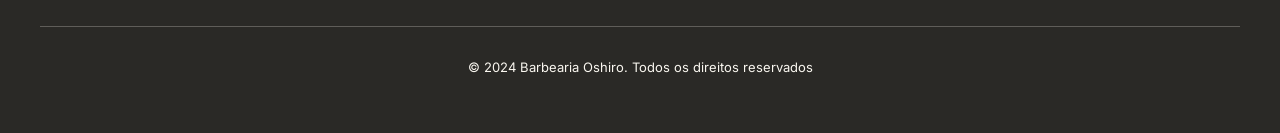
<file: servicos.html>
<!DOCTYPE html>
<html lang="pt-br" data-theme="dark">

<head>
    <meta charset="UTF-8">
    <meta name="viewport" content="width=device-width, initial-scale=1.0">
    <title>Barbearia Oshiro</title>
    <link rel="shortcut icon" href="./imagens/logo-oshiro-branca.png" type="image/x-icon">

    <!-- BOOTSTRAP -->
    <link href="https://cdn.jsdelivr.net/npm/bootstrap@5.3.8/dist/css/bootstrap.min.css" rel="stylesheet" integrity="sha384-sRIl4kxILFvY47J16cr9ZwB07vP4J8+LH7qKQnuqkuIAvNWLzeN8tE5YBujZqJLB" crossorigin="anonymous">
    <!-- ÍCONES DO BOOTSTRAP -->
    <link rel="stylesheet" href="https://cdn.jsdelivr.net/npm/bootstrap-icons@1.13.1/font/bootstrap-icons.min.css">
    <!-- ÍCONES DO GOOGLE -->
    <link rel="stylesheet" href="https://fonts.googleapis.com/css2?family=Material+Symbols+Outlined:opsz,wght,FILL,GRAD@24,400,0,0&icon_names=location_on" />
    <!-- AOS -->
    <link href="https://unpkg.com/aos@2.3.1/dist/aos.css" rel="stylesheet">

    <link rel="stylesheet" href="./root.css">
    <link rel="stylesheet" href="./servicos.css">
    <link rel="stylesheet" href="./header.css">
    <link rel="stylesheet" href="./footer.css">
</head>

<body>
    <header>
        <a href="./index.html">
            <img src="./imagens/logo-oshiro-preta.png" alt="Logo Oshiro">
        </a>
        <nav>
            <ul>
                <li>
                    <a class="link-nav" href="./index.html">Início</a>
                </li>
                <li>
                    <a class="link-nav ativa" href="#">Serviços</a>
                </li>
                <li>
                    <a class="link-nav" href="./sobre.html">Sobre</a>
                </li>
                <li>
                    <a class="link-nav" href="./formulario.html">Agendamento</a>
                </li>
                <li>
                    <label class="switch">
                        <input type="checkbox" id="theme-toggle">
                        <span class="slider"></span>
                    </label>
                </li>
            </ul>
        </nav>
    </header>

    <main>
        <section id="servicos">
            <h2 data-aos="fade-right">Serviços</h2>
            <p data-aos="fade-left">Beleza que reflete quem você é. Babearia Oshiro - experiências criadas para elevar o seu bem-estar.</p>

            <div class="grade-servicos">
                <div class="separador-servicos">
                    <!-- CORTE NA MÁQUINA -->
                    <article class="card-servico" data-aos="fade-up">
                        <figure>
                            <img src="./imagens/corte na maquininha.jpeg" alt="Imagem Corte Máquina" class="backgroud-img">
                            <img src="./imagens/corte na maquininha.jpeg" alt="Imagem Corte Máquina" class="cover-img">
                        </figure>
                        <div>
                            <h3>Corte na máquina</h3>
                            <p>R$45,00</p>

                            <button class="btn-formulario" onclick="window.location.href='./formulario.html'">
                                Agendar
                            </button>
                        </div>
                    </article>

                    <!-- CORTE NA TESOURA -->
                    <article class="card-servico" data-aos="fade-up">
                        <figure>
                            <img src="./imagens/corte-em-tesoura.jpeg" alt="Imagem de corte na tesoura" class="backgroud-img">
                            <img src="./imagens/corte-em-tesoura.jpeg" alt="Imagem de corte na tesoura" class="cover-img">
                        </figure>
                        <div>
                            <h3>Corte na tesoura</h3>
                            <p>R$45,00</p>

                            <button class="btn-formulario" onclick="window.location.href='./formulario.html'">
                                Agendar
                            </button>
                        </div>
                    </article>

                    <!-- BARBOTERAPIA -->
                    <article class="card-servico" data-aos="fade-up">
                        <figure>
                            <img src="./imagens/procedimento - Copia.jpeg" alt="Foto de Barboterapia" class="backgroud-img">
                            <img src="./imagens/procedimento - Copia.jpeg" alt="Foto de Barboterapia" class="cover-img">
                        </figure>
                        <div>
                            <h3>Barboterapia</h3>
                            <p>R$40,00</p>

                            <button class="btn-formulario" onclick="window.location.href='./formulario.html'">
                                Agendar
                            </button>
                        </div>
                    </article>
                </div>
                <div class="separador-servicos">
                    <!-- FINALIZAÇÃO DE CACHOS -->
                    <article class="card-servico" data-aos="fade-up">
                        <figure>
                            <img src="./imagens/finalizacao.jpeg" alt="Imagem de finalização de cachos" class="backgroud-img">
                            <img src="./imagens/finalizacao.jpeg" alt="Imagem de finalização de cachos" class="cover-img">
                        </figure>
                        <div>
                            <h3>Finalização de cachos</h3>
                            <p>R$25,00</p>

                            <button class="btn-formulario" onclick="window.location.href='./formulario.html'">
                                Agendar
                            </button>
                        </div>
                    </article>

                    <!-- PROCEDIMENTOS QUÍMICOS -->
                    <article class="card-servico" data-aos="fade-up">
                        <figure>
                            <img src="./imagens/procedimento-quimico.jpeg" alt="Imagem de procedimento químico" class="backgroud-img">
                            <img src="./imagens/procedimento-quimico.jpeg" alt="Imagem de procedimento químico" class="cover-img">
                        </figure>
                        <div>
                            <h3>Procedimentos químicos</h3>
                            <p>R$100,00</p>

                            <button class="btn-formulario" onclick="window.location.href='./formulario.html'">
                                Agendar
                            </button>
                        </div>
                    </article>

                    <!-- BOTOX OU PROGRESSIVA -->
                    <article class="card-servico" data-aos="fade-up">
                        <figure>
                            <img src="./imagens/botox-progressiva.jpeg" alt="Imagem de botox" class="backgroud-img">
                            <img src="./imagens/botox-progressiva.jpeg" alt="Imagem de botox" class="cover-img">
                        </figure>
                        <div>
                            <h3>Botox ou Progressiva</h3>
                            <p>R$80,00</p>

                            <button class="btn-formulario" onclick="window.location.href='./formulario.html'">
                                Agendar
                            </button>
                        </div>
                    </article>
                </div>
        </section>
    </main>

    <footer>
        <div id="display-rodape">
            <div class="divisao-rodape" id="nome-slogan">
                <img src="./imagens/logo-oshiro-branca.png" alt="Logo Oshiro">
                <div>
                    <h4>Barbearia <span>OSHIRO</span></h4>
                    <p>Beleza que reflete quem você é.</p>
                </div>
            </div>
            <div class="divisao-rodape" id="horarios-redes">
                <div class="container-horarios-redes">
                    <h4>Horários</h4>
                    <ul>
                        <li>Seg - Sab: 9h - 19h</li>
                        <li>Dom: Fechado</li>
                    </ul>

                    <div id="online-info">
                        <i class="bi bi-circle-fill"></i>
                        <p id="online-status"></p>
                    </div>
                </div>
                <div class="container-horarios-redes">
                    <h4>Redes</h4>
                    <div id="redes">
                        <!-- ICONE WHATSAPP -->
                        <div class="rede">
                            <a class="link-redes" href="https://wa.me/5511947018631" target="_blank">
                                <i class="bi bi-whatsapp"></i> (11) 9 4701-8631
                            </a>
                        </div>

                        <!-- ICONE INSTAGRAM -->
                        <div class="rede">
                            <a class="link-redes" href="https://www.instagram.com/barbeariaoshiro/" target="_blank">
                                <i class="bi bi-instagram"></i> @barbeariaoshiro
                            </a>
                        </div>
                    </div>
                </div>
            </div>
            <div class="divisao-rodape">
                <iframe src="https://www.google.com/maps/embed?pb=!1m18!1m12!1m3!1d234224.26328735746!2d-46.95284591328125!3d-23.46933229999999!2m3!1f0!2f0!3f0!3m2!1i1024!2i768!4f13.1!3m3!1m2!1s0x94cef76441cd40b7%3A0x81a10795d282b219!2sBarbearia%20tokyo%20cabeleireiros!5e0!3m2!1spt-BR!2sbr!4v1781699661440!5m2!1spt-BR!2sbr"
                    style="border:0;" allowfullscreen="" loading="lazy" referrerpolicy="no-referrer-when-downgrade" class="mapa-rodape">
                </iframe>
                <button class="btn-rodape" onclick="window.location.href='./formulario.html'">
                    Agendar
                </button>
            </div>
        </div>
        <hr>
        <p id="direitos">
            © 2024 Barbearia Oshiro. Todos os direitos reservados
        </p>
    </footer>

    <script src="main.js"></script>
    <script src="header.js"></script>
    <script src="footer.js"></script>

    <!-- IMPORTAÇÃO DE BOOTSTRAP -->
    <script src="https://cdn.jsdelivr.net/npm/bootstrap@5.3.8/dist/js/bootstrap.bundle.min.js" integrity="sha384-FKyoEForCGlyvwx9Hj09JcYn3nv7wiPVlz7YYwJrWVcXK/BmnVDxM+D2scQbITxI" crossorigin="anonymous"></script>

    <!-- IMPORTAÇÃO AOS -->
    <script src="https://unpkg.com/aos@2.3.1/dist/aos.js"></script>
    <script>
        AOS.init();
    </script>

    <div vw class="enabled">
        <div vw-access-button class="active"></div>
        <div vw-plugin-wrapper>
            <div class="vw-plugin-top-wrapper"></div>
        </div>
    </div>
    <script src="https://vlibras.gov.br/app/vlibras-plugin.js"></script>
    <script>
        new window.VLibras.Widget('https://vlibras.gov.br/app');
    </script>
</body>

</html>
</file>
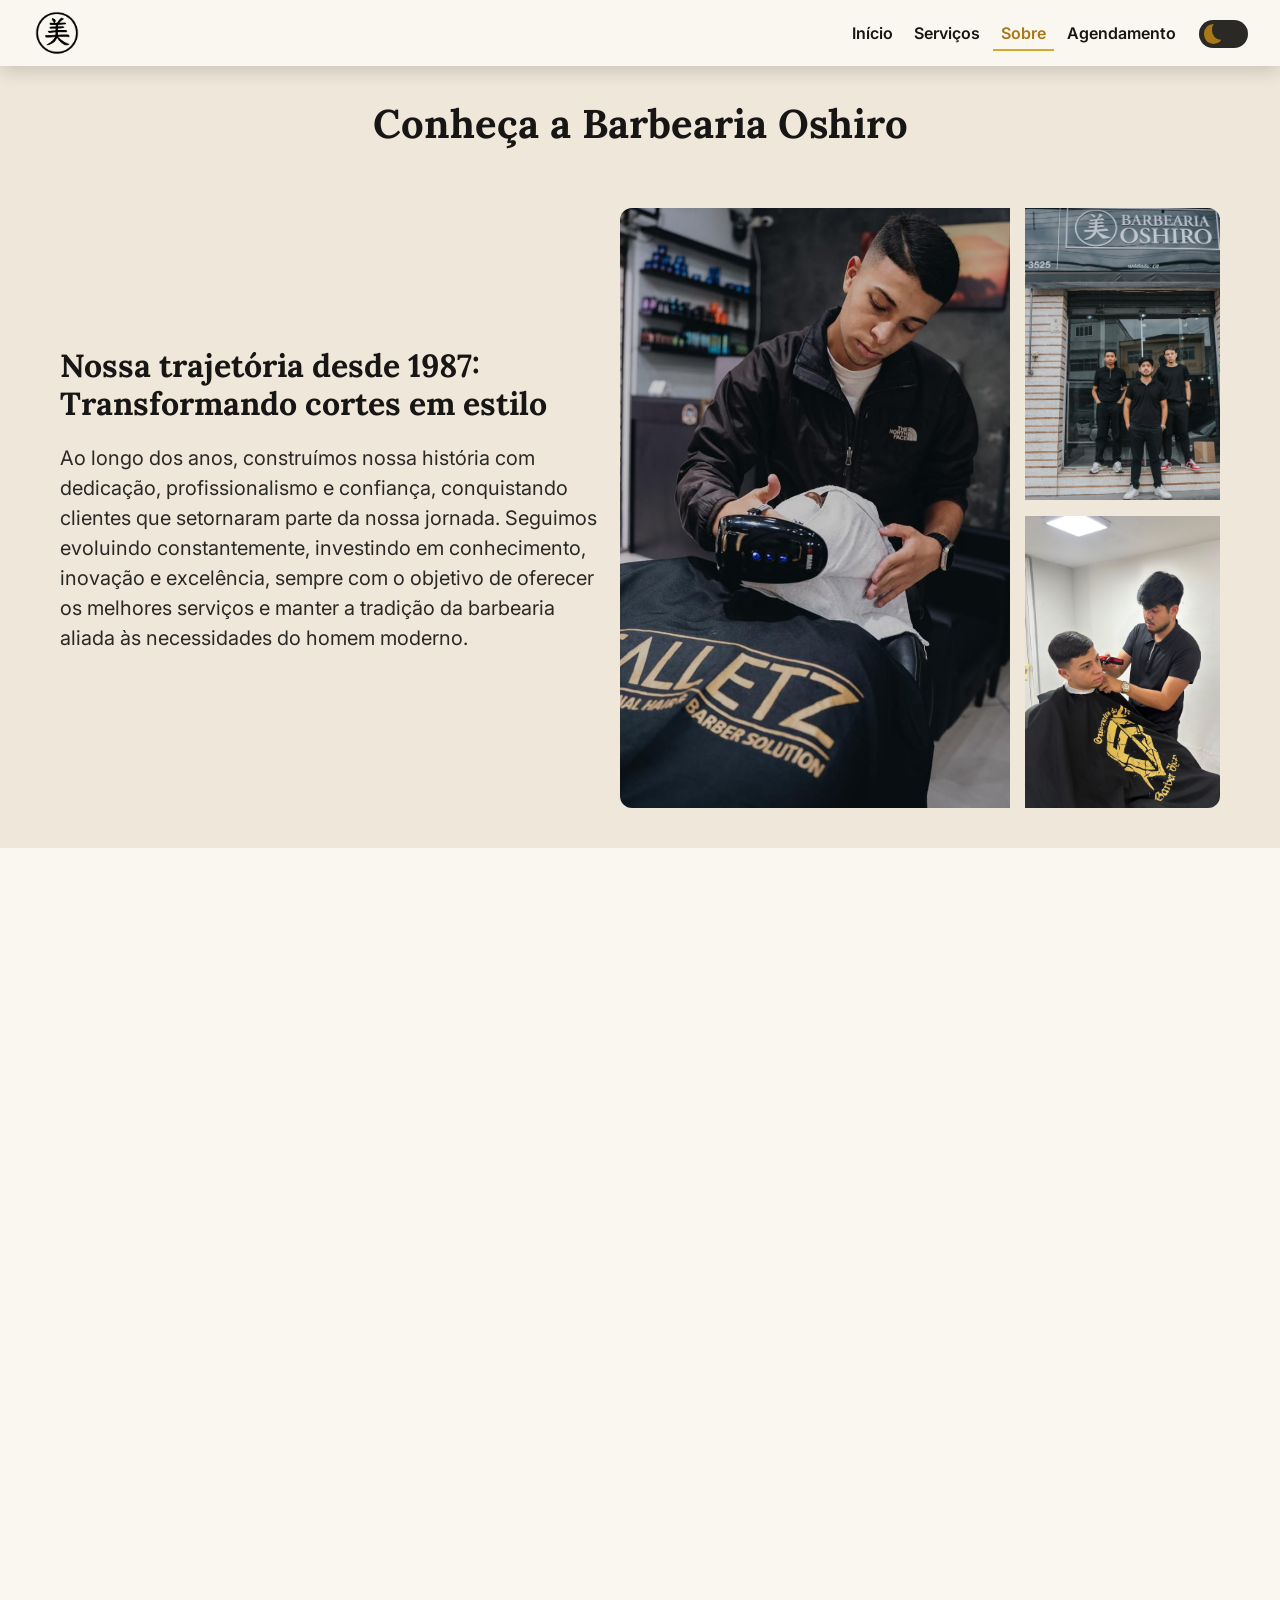
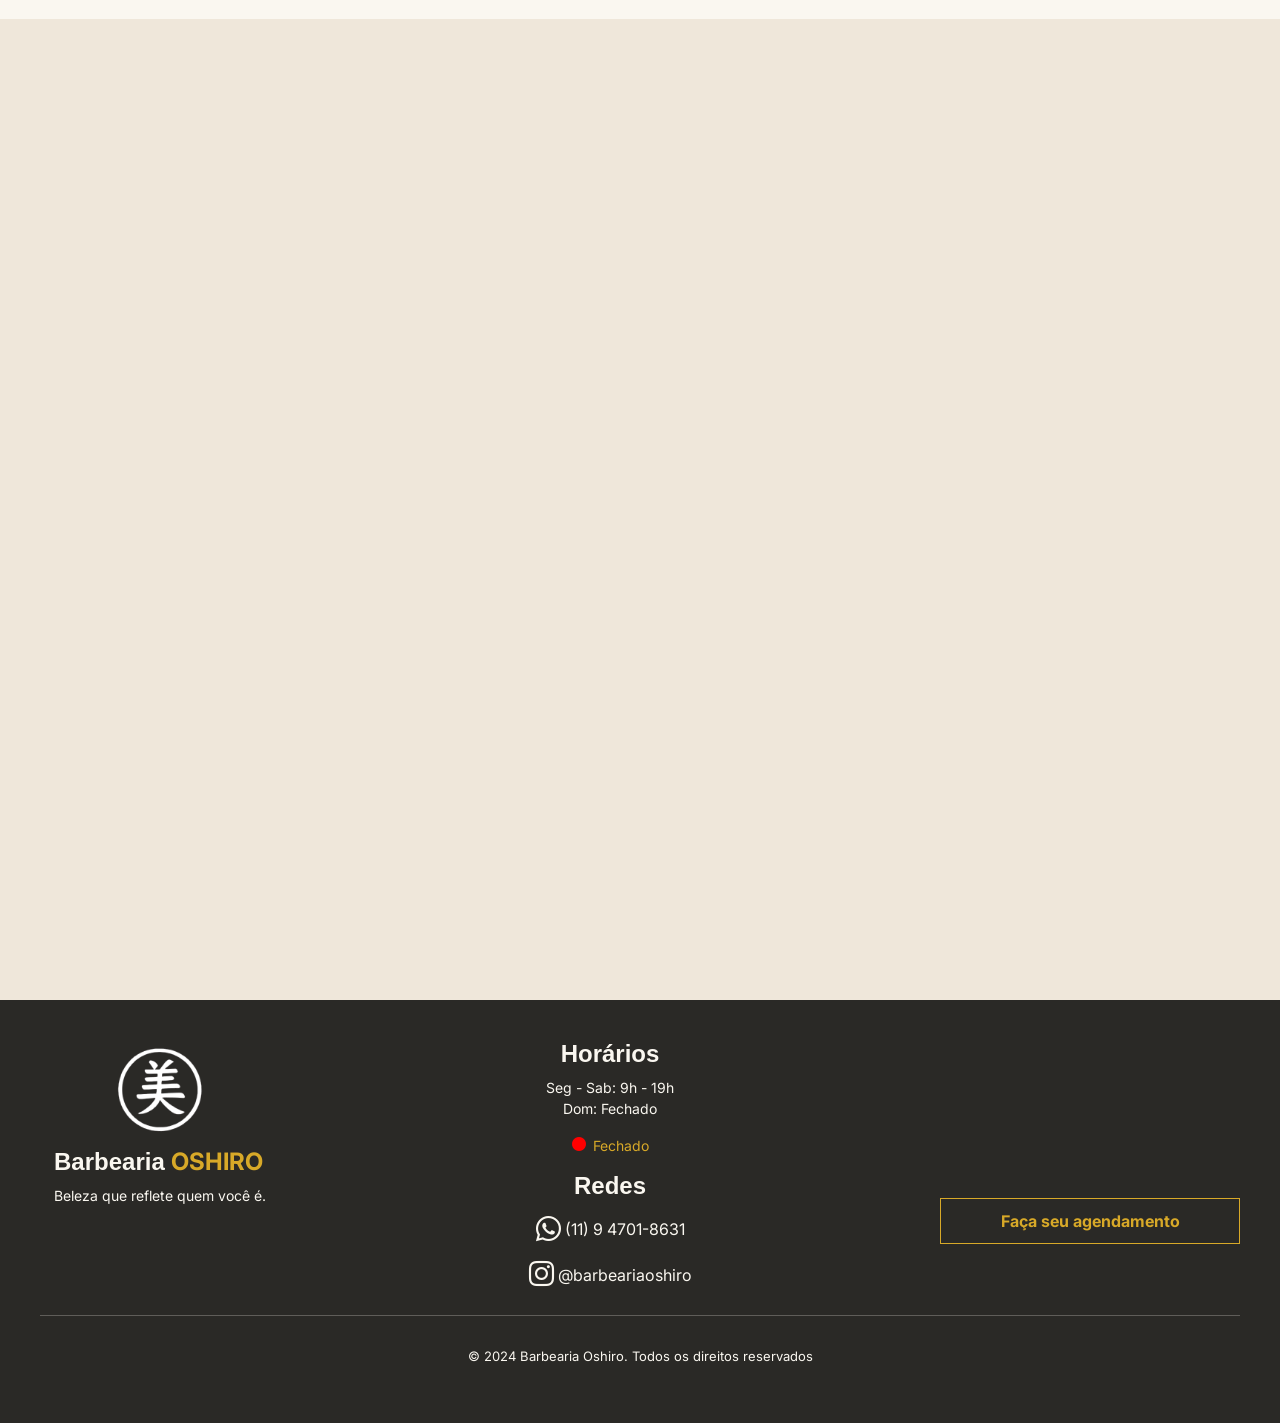
<file: sobre.html>
<!DOCTYPE html>
<html lang="pt-br">

<head>
    <meta charset="UTF-8">
    <meta name="viewport" content="width=device-width, initial-scale=1.0">
    <title>Barbearia Oshiro</title>
    <link rel="shortcut icon" href="./imagens/logo-oshiro-branca.png" type="image/x-icon">

    <!-- BOOTSTRAP -->
    <link href="https://cdn.jsdelivr.net/npm/bootstrap@5.3.8/dist/css/bootstrap.min.css" rel="stylesheet" integrity="sha384-sRIl4kxILFvY47J16cr9ZwB07vP4J8+LH7qKQnuqkuIAvNWLzeN8tE5YBujZqJLB" crossorigin="anonymous">
    <!-- ÍCONES DO BOOTSTRAP -->
    <link rel="stylesheet" href="https://cdn.jsdelivr.net/npm/bootstrap-icons@1.13.1/font/bootstrap-icons.min.css">
    <!-- ÍCONES DO GOOGLE -->
    <link rel="stylesheet" href="https://fonts.googleapis.com/css2?family=Material+Symbols+Outlined:opsz,wght,FILL,GRAD@24,400,0,0&icon_names=location_on" />
    <!-- AOS -->
    <link href="https://unpkg.com/aos@2.3.1/dist/aos.css" rel="stylesheet">

    <link rel="stylesheet" href="./root.css">
    <link rel="stylesheet" href="./sobre.css">
    <link rel="stylesheet" href="./header.css">
    <link rel="stylesheet" href="./footer.css">
</head>

<body>
    <header>
        <a href="./index.html">
            <img src="./imagens/logo-oshiro-preta.png" alt="Logo Oshiro">
        </a>
        <nav>
            <ul>
                <li>
                    <a class="link-nav" href="./index.html">Início</a>
                </li>
                <li>
                    <a class="link-nav" href="./servicos.html">Serviços</a>
                </li>
                <li>
                    <a class="link-nav ativa" href="#">Sobre</a>
                </li>
                <li>
                    <a class="link-nav" href="./formulario.html">Agendamento</a>
                </li>
                <li>
                    <label class="switch">
                        <input type="checkbox" id="theme-toggle">
                        <span class="slider"></span>
                    </label>
                </li>
            </ul>
        </nav>
    </header>

    <main>
        <section id="sobre-barbearia">
            <article id="container-sobre-barbearia">
                <h1>Conheça a Barbearia Oshiro</h1>
                <div class="sobre-barbearia">
                    <div class="texto-barbearia" data-aos="fade-right">
                        <h2 data-aos="fade-down">
                            Nossa trajetória desde 1987:
                            <br> Transformando cortes em estilo
                        </h2>
                        <p data-aos="fade-down">
                            Ao longo dos anos, construímos nossa história com dedicação, profissionalismo e confiança, conquistando clientes que setornaram parte da nossa jornada. Seguimos evoluindo constantemente, investindo em conhecimento, inovação e excelência, sempre com o
                            objetivo de oferecer os melhores serviços e manter a tradição da barbearia aliada às necessidades do homem moderno.
                        </p>
                    </div>
                    <div class="grid-barbearia" data-aos="fade-left">
                        <div class="fotos-procedimento">
                            <img src="./imagens/procedimento.jpeg" alt="procedimento">
                        </div>
                        <div class="fotos-procedimento-menor">
                            <img src="./imagens/equipe.jpeg" alt="corte">
                        </div>
                        <div class="fotos-procedimento-menor">
                            <img src="./imagens/trajetoria-amigo-david.jpeg" alt="loja">
                        </div>
                    </div>
                </div>
            </article>
        </section>

        <section id="sobre-david">
            <article id="container-sobre-david">
                <div class="img-david" data-aos="fade-right">
                    <img src="./imagens/david-cortando-cabelo.jpeg" alt="David coertando o cabelo">
                </div>
                <div class="texto-david" data-aos="fade-left">
                    <h3>David Luis (DVD)</h3>
                    <p>Conhecido pelos clientes como DVD, David Luis descobriu sua paixão pela barbearia ainda jovem, inspirado por um amigo que costumava cortar seu cabelo. Foi nesse momento que percebeu que queria seguir carreira na profissão.</p>
                    <p>Antes de ingressar na área, realizou cursos de gestão empresarial, que contribuíram para seu desenvolvimento profissional e pessoal. Mesmo assim, seu objetivo sempre foi atuar como barbeiro, pois admirava o ambiente das barbearias
                        e a satisfação dos clientes ao saírem com um novo visual.</p>
                    <p>Determinado a transformar esse sonho em realidade, iniciou um curso profissionalizante de barbearia, onde adquiriu conhecimentos técnicos e confirmou que havia encontrado sua verdadeira vocação. Após quatro meses de formação, decidiu
                        continuar praticando diariamente, realizando atendimentos na casa de seus pais e compartilhando cada evolução em seu Instagram.</p>
                    <p>Seu trabalho chamou a atenção do proprietário de uma barbearia próxima à sua residência, que o convidou para integrar a equipe. Essa oportunidade marcou o início de uma trajetória de crescimento, aprendizado e reconhecimento na profissão.</p>
                    <p>Hoje, David é sócio da Barbearia Oshiro e dedica-se diariamente a oferecer um atendimento de excelência, sempre buscando proporcionar confiança, estilo e uma ótima experiência para cada cliente que passa pela sua cadeira.</p>
                </div>
            </article>
        </section>

        <section id="sobre-diogo">
            <article id="container-sobre-diogo">
                <div class="texto-diogo" data-aos="fade-left">
                    <h3>Diogo Oshiro (DG)</h3>
                    <p>Conhecido pelos clientes como DG, Diogo Oshiro sempre teve espírito empreendedor. Ainda muito jovem, dava seus primeiros passos nos negócios vendendo pipas na garagem da avó, demonstrando desde cedo sua vontade de crescer e construir
                        seu próprio caminho.
                    </p>
                    <p>Foi por incentivo do pai que conheceu o universo da barbearia. A ideia de aprender a cortar cabelo despertou seu interesse imediatamente, e ele iniciou um curso de formação, aprendendo técnicas de corte masculino e feminino.</p>
                    <p>Após concluir o curso, decidiu empreender por conta própria. Começou atendendo amigos em casa, cobrando R$ 10 por corte, e compartilhava cada resultado em seu Instagram. Essa dedicação e consistência fizeram seu trabalho ganhar visibilidade.</p>
                    <p>Cerca de um ano depois, recebeu o convite para integrar a equipe da Barbearia Oshiro. Aceitou o desafio e rapidamente se identificou com o ambiente, com a equipe e, principalmente, com os clientes.
                    </p>
                    <p>Hoje, além de oferecer cortes com qualidade e atenção aos detalhes, DG é conhecido por criar um atendimento descontraído, produzindo vídeos e momentos especiais com seus clientes. Atuando como líder da equipe, ele segue evoluindo profissionalmente
                        e fazendo o que mais gosta: transformar a autoestima das pessoas através do seu trabalho.</p>
                </div>

                <div class="img-diogo" data-aos="fade-right">
                    <img src="./imagens/Diogo.jpeg" alt="Diogo coertando o cabelo">
                </div>
            </article>
        </section>
    </main>

    <footer>
        <div id="display-rodape">
            <div class="divisao-rodape" id="nome-slogan">
                <img src="./imagens/logo-oshiro-branca.png" alt="Logo Oshiro">
                <div>
                    <h4>Barbearia <span>OSHIRO</span></h4>
                    <p>Beleza que reflete quem você é.</p>
                </div>
            </div>
            <div class="divisao-rodape" id="horarios-redes">
                <div class="container-horarios-redes">
                    <h4>Horários</h4>
                    <ul>
                        <li>Seg - Sab: 9h - 19h</li>
                        <li>Dom: Fechado</li>
                    </ul>

                    <div id="online-info">
                        <i class="bi bi-circle-fill"></i>
                        <p id="online-status"></p>
                    </div>
                </div>
                <div class="container-horarios-redes">
                    <h4>Redes</h4>
                    <div id="redes">
                        <!-- ICONE WHATSAPP -->
                        <div class="rede">
                            <a class="link-redes" href="https://wa.me/5511947018631" target="_blank">
                                <i class="bi bi-whatsapp"></i> (11) 9 4701-8631
                            </a>
                        </div>

                        <!-- ICONE INSTAGRAM -->
                        <div class="rede">
                            <a class="link-redes" href="https://www.instagram.com/barbeariaoshiro/" target="_blank">
                                <i class="bi bi-instagram"></i> @barbeariaoshiro
                            </a>
                        </div>
                    </div>
                </div>
            </div>
            <div class="divisao-rodape">
                <iframe src="https://www.google.com/maps/embed?pb=!1m18!1m12!1m3!1d234224.26328735746!2d-46.95284591328125!3d-23.46933229999999!2m3!1f0!2f0!3f0!3m2!1i1024!2i768!4f13.1!3m3!1m2!1s0x94cef76441cd40b7%3A0x81a10795d282b219!2sBarbearia%20tokyo%20cabeleireiros!5e0!3m2!1spt-BR!2sbr!4v1781699661440!5m2!1spt-BR!2sbr"
                    style="border:0;" allowfullscreen="" loading="lazy" referrerpolicy="no-referrer-when-downgrade" class="mapa-rodape">
                </iframe>
                <button class="btn-rodape" onclick="window.location.href='./formulario.html'">
                    Faça seu agendamento
                </button>
            </div>
        </div>
        <hr>
        <p id="direitos">
            © 2024 Barbearia Oshiro. Todos os direitos reservados
        </p>
    </footer>

    <script src="main.js"></script>
    <script src="header.js"></script>
    <script src="footer.js"></script>

    <!-- IMPORTAÇÃO DE BOOTSTRAP -->
    <script src="https://cdn.jsdelivr.net/npm/bootstrap@5.3.8/dist/js/bootstrap.bundle.min.js" integrity="sha384-FKyoEForCGlyvwx9Hj09JcYn3nv7wiPVlz7YYwJrWVcXK/BmnVDxM+D2scQbITxI" crossorigin="anonymous"></script>

    <!-- IMPORTAÇÃO AOS -->
    <script src="https://unpkg.com/aos@2.3.1/dist/aos.js"></script>
    <script>
        AOS.init();
    </script>

    <div vw class="enabled">
        <div vw-access-button class="active"></div>
        <div vw-plugin-wrapper>
            <div class="vw-plugin-top-wrapper"></div>
        </div>
    </div>
    <script src="https://vlibras.gov.br/app/vlibras-plugin.js"></script>
    <script>
        new window.VLibras.Widget('https://vlibras.gov.br/app');
    </script>
</body>

</html>
</file>
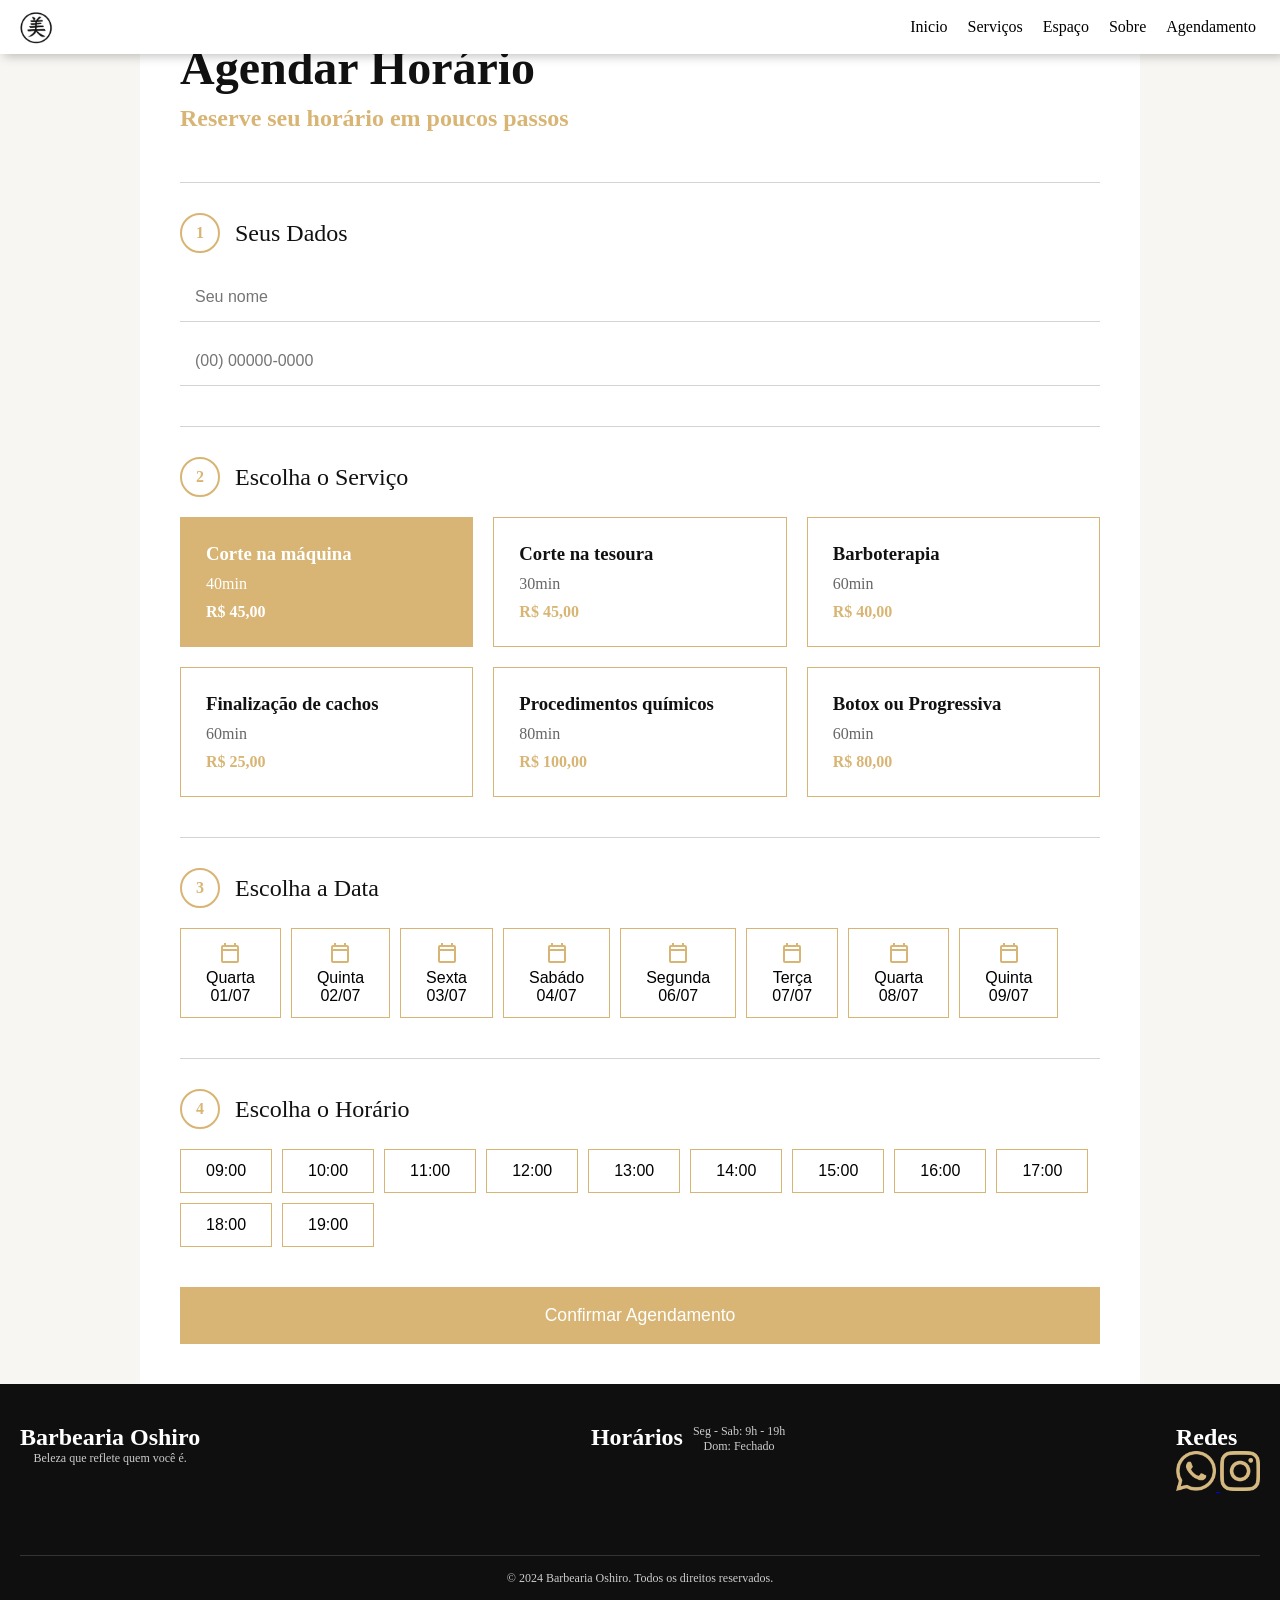
<file: barbearia-oshiro/confirmacao.html>
<!DOCTYPE html>
<html lang="pt-BR">
<head>
    <meta charset="UTF-8">
    <title>Confirmando Agendamento</title>
    <link rel="shortcut icon" href="./imagens/logo-oshiro.png" type="image/x-icon">

    <style>
        /* ESTILO DO BODY (centraliza tudo na tela e define fundo escuro) */
        body {
            margin: 0;
            font-family: Arial;
            background: #1a1a1a;
            display: flex;
            justify-content: center;
            align-items: center;
            height: 100vh;
            color: white;
        }

        /* CAIXA PRINCIPAL DO LOADING (centraliza texto e animação) */
        .box {
            text-align: center;
        }

        /* CÍRCULO DE LOADING (spinner animado) */
        .loader {
            width: 70px;
            height: 70px;
            border: 5px solid #333;
            border-top: 5px solid #c9a26b;
            border-radius: 50%;
            animation: spin 1s linear infinite;
            margin: 0 auto 20px;
        }

        /* ANIMAÇÃO DE ROTAÇÃO DO LOADER */
        @keyframes spin {
            0% { transform: rotate(0); }
            100% { transform: rotate(360deg); }
        }

        /* ESSE VCS JA SABEM*/
        h1 {
            color: #c9a26b;
            font-size: 22px;
        }

        /* TEXTO SECUNDÁRIO */
        p {
            color: #bbb;
            font-size: 14px;
        }
    </style>
</head>

<body>


<div class="box">
    <div class="loader"></div>

    <h1>Confirmando seu agendamento...</h1>
    <p>Aguarde, estamos te redirecionando para o WhatsApp</p>
</div>


<script>

    // PEGA OS DADOS SALVOS NO LOCALSTORAGE (É TIPO UM ARMAZENAMENTO NO DISPOSITIVO DA PESSOA)
    const dados = JSON.parse(localStorage.getItem("agendamento"));

    // SE NÃO EXISTIR DADOS, VOLTA PARA O FORMULÁRIO
    if (!dados) {
        window.location.href = "formulario.html";
    }

    // NÚMERO DO WHATSAPP DO DAVID - TESTEI DA KAUANY
    const numero = "5511974590322";

    // MONTA A MENSAGEM QUE VAI NO WHATS
    const mensagem = `NOVO AGENDAMENTO

 Cliente: ${dados.nome}
 Telefone: ${dados.telefone}

 Serviço: ${dados.servico}
 Data: ${dados.data}
 Horário: ${dados.horario}

✔ Confirmar atendimento.`;

    // MONTA O LINK DO WHATSAPP COM A MENSAGEM CODIFICADA
    const url = `https://wa.me/${numero}?text=${encodeURIComponent(mensagem)}`;

    // REMOVE OS DADOS DO LOCALSTORAGE (EVITA DUPLICAR AGENDAMENTO)
    localStorage.removeItem("agendamento");

    // MANTÉM A TELA DE LOADING POR 2.0 SEGUNDOS ANTES DE REDIRECIONAR
    setTimeout(() => {
        window.location.href = url;
    }, 2000);

</script>

</body>
</html>
</file>
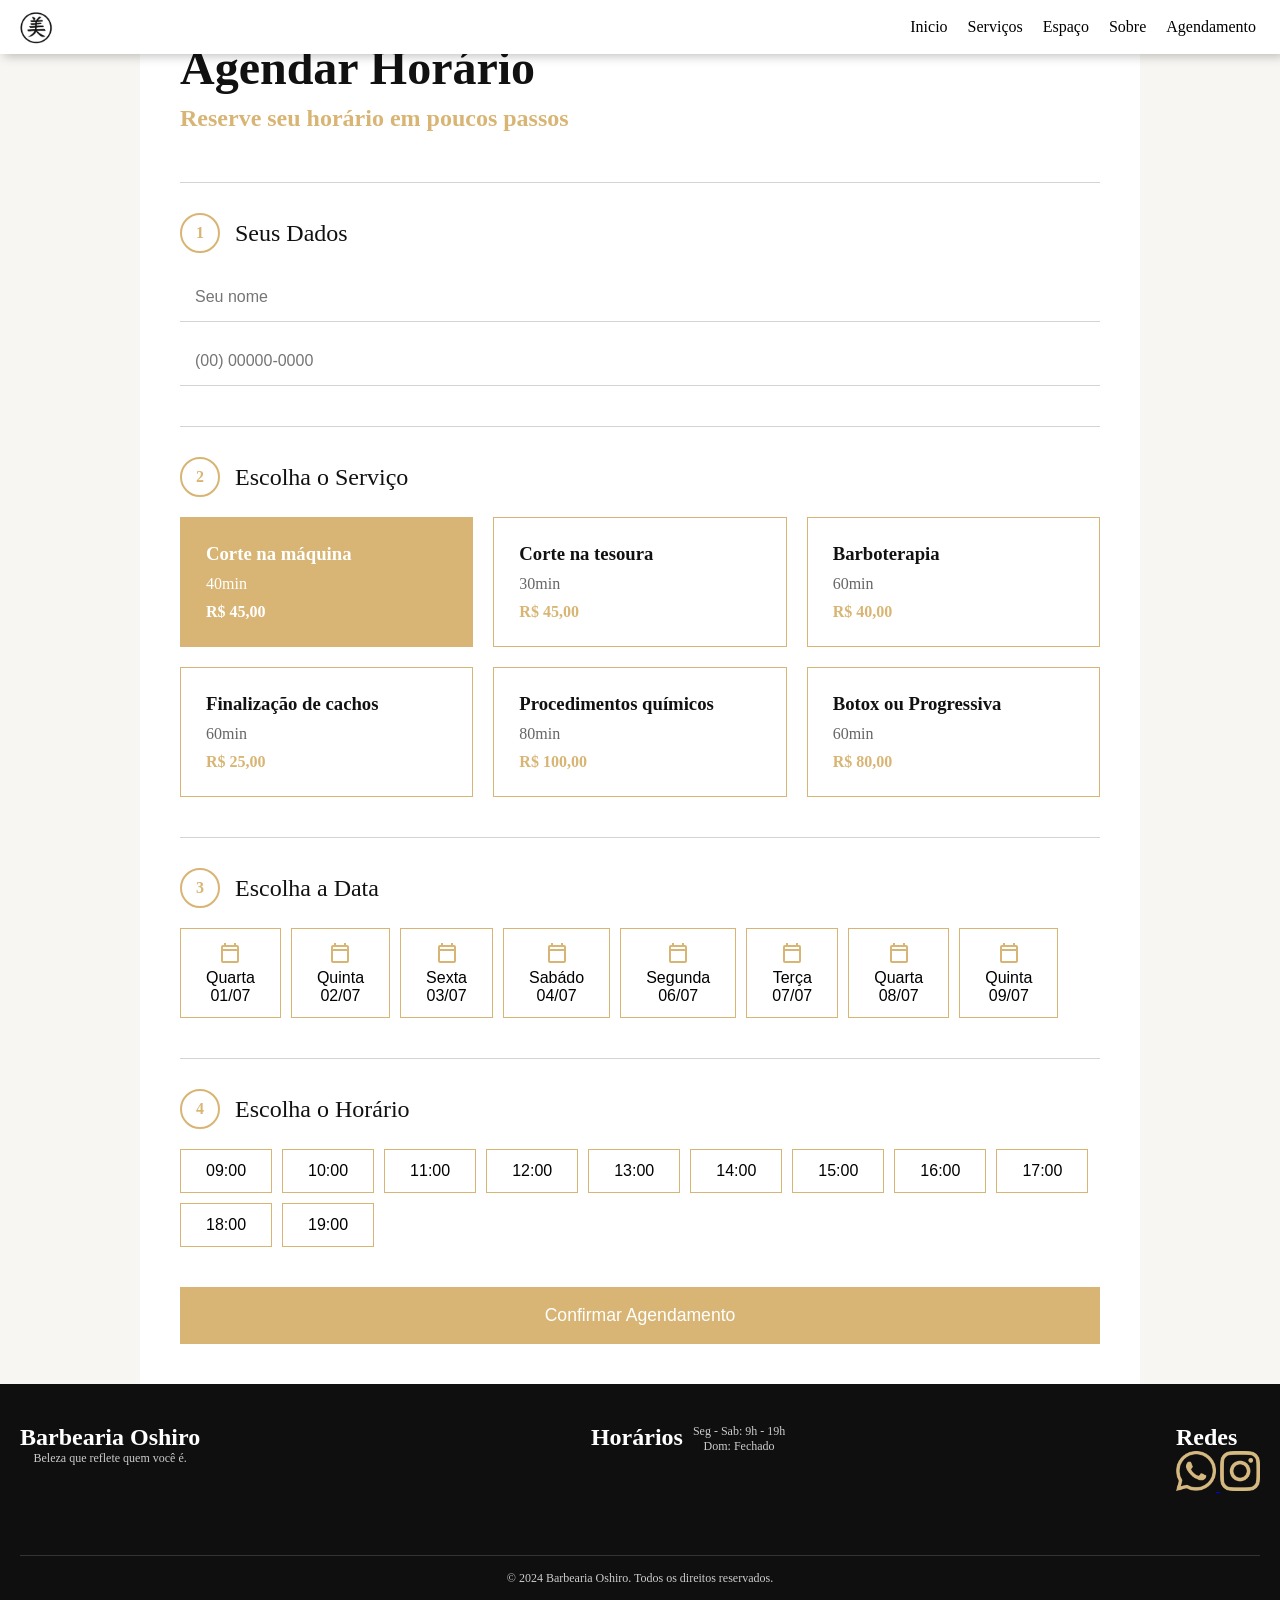
<file: barbearia-oshiro/formulario.html>
<!DOCTYPE html>
<html lang="pt-BR">

<head>
    <meta charset="UTF-8">
    <meta name="viewport" content="width=device-width, initial-scale=1.0">
    <title>Agendamento</title>
    <link rel="stylesheet" href="./formulario.css">
    <link rel="shortcut icon" href="./imagens/logo-oshiro.png" type="image/x-icon">
    <!-- ICONES IMPORTADOS DO GOOGLE -->
    <link rel="stylesheet"
        href="https://fonts.googleapis.com/css2?family=Material+Symbols+Outlined:opsz,wght,FILL,GRAD@24,400,0,0&icon_names=calendar_today" />
</head>

<body>

    <header>
        <img src="./imagens/logo-oshiro.png" alt="Logo Oshiro">

        <nav>
            <a href="./index.html#pagina-inicial">Inicio</a>
            <a href="./index.html#nossos-servicos">Serviços</a>
            <a href="./index.html#nosso-espaco">Espaço</a>
            <a href="./index.html#sobre">Sobre</a>
            <a href="./formulario.html">Agendamento</a>
        </nav>
    </header>

    <div class="container">

        <h1>Agendar Horário</h1>
        <p class="subtitulo">Reserve seu horário em poucos passos</p>

        <!-- DADOS -->
        <div class="etapa">
            <span class="numero">1</span>
            <h2>Seus Dados</h2>
        </div>

        <div class="formulario">
            <input type="text" id="nome" placeholder="Seu nome">
            <input type="text" id="telefone" placeholder="(00) 00000-0000">
        </div>


        <!-- SERVIÇOS -->
        <div class="etapa">
            <span class="numero">2</span>
            <h2>Escolha o Serviço</h2>
        </div>

        <div class="servicos">
            <div class="card ativo">
                <h3>Corte na máquina</h3>
                <p>40min</p>
                <span>R$ 45,00</span>
            </div>

            <div class="card">
                <h3>Corte na tesoura</h3>
                <p>30min</p>
                <span>R$ 45,00</span>
            </div>

            <div class="card">
                <h3>Barboterapia</h3>
                <p>60min</p>
                <span>R$ 40,00</span>
            </div>

            <div class="card">
                <h3>Finalização de cachos</h3>
                <p>60min</p>
                <span>R$ 25,00</span>
            </div>

            <div class="card">
                <h3>Procedimentos químicos</h3>
                <p>80min</p>
                <span>R$ 100,00</span>
            </div>

            <div class="card">
                <h3>Botox ou Progressiva</h3>
                <p>60min</p>
                <span>R$ 80,00</span>
            </div>
        </div>

        <!-- DATAS -->
        <div class="etapa">
            <span class="numero">3</span>
            <h2>Escolha a Data</h2>
        </div>

        <div class="datas">
            <button>
                <span class="material-symbols-outlined">calendar_today</span> <br>
                Quarta <br>
                01/07</button>
            <button>
                <span class="material-symbols-outlined">calendar_today</span> <br>
                Quinta <br>
                02/07</button>
            <button>
                <span class="material-symbols-outlined">calendar_today</span> <br>
                Sexta <br>
                03/07</button>
            <button>
                <span class="material-symbols-outlined">calendar_today</span> <br>
                Sabádo <br>
                04/07</button>
            <button>
                <span class="material-symbols-outlined">calendar_today</span> <br>
                Segunda <br>
                06/07</button>
            <button>
                <span class="material-symbols-outlined">calendar_today</span> <br>
                Terça <br>
                07/07</button>
            <button>
                <span class="material-symbols-outlined">calendar_today</span> <br>
                Quarta <br>
                08/07</button>
            <button>
                <span class="material-symbols-outlined">calendar_today</span> <br>
                Quinta <br>
                09/07</button>
        </div>

        <!-- HORÁRIOS -->
        <div class="etapa">
            <span class="numero">4</span>
            <h2>Escolha o Horário</h2>
        </div>

        <div class="horarios">
            <button>09:00</button>
            <button>10:00</button>
            <button>11:00</button>
            <button>12:00</button>
            <button>13:00</button>
            <button>14:00</button>
            <button>15:00</button>
            <button>16:00</button>
            <button>17:00</button>
            <button>18:00</button>
            <button>19:00</button>
        </div>

        <button id="agendar">Confirmar Agendamento</button>

    </div>
    <footer class="rodape">
        <section>
        <article>
           <h2>Barbearia Oshiro</h2>
           <p>Beleza que reflete quem você é. </p>
        </article>
            <article class="horarios">
                <h2>Horários</h2>
                <ul>
                    <li>Seg - Sab: 9h - 19h</li>
                    <li>Dom: Fechado</li>
                </ul>
            </article>
            <article class="contatos">
                <h2>Redes</h2>
                <div class="icone-info">
                    <a href="https://wa.me/5511947018631" target="_blank">
                        <img src="./imagens/whatsapp.png" alt="Icone Whatsapp">
                    </a>
                    <a href="https://www.instagram.com/barbeariaoshiro/" target="_blank">
                        <img src="./imagens/instagram-logo.png" alt="Icone Instagram">
                    </a>
                </div>
            </article>
            <div class="direitos">
                <p>© 2024 Barbearia Oshiro. Todos os direitos reservados.</p>
            </div>
        </section>
    </footer>

    <script src="formulario.js"></script>

</body>

</html>
</file>
<file: root.css>
@import url('https://fonts.cdnfonts.com/css/onefifth');
@import url('https://fonts.googleapis.com/css2?family=Inter:wght@400;500;600;700&family=Lora:wght@400;500;600;700&display=swap');

:root {
    --font-cliente: 'Lora', serif;
    --font-texto: 'Inter', Arial, sans-serif;
    --font-titulo: 'Onefifth', sans-serif;

    --branco-1: #FAF7F0;
    --branco-2: #EFE7DA;
    --branco-3: #D8CEC0;

    --preto-1: #2A2926;
    --preto-2: #171615;
    --preto-3: #0F0E0D;

    --amarelo-1: #F1C95A;
    --amarelo-2: #D8A928;
    --amarelo-3: #A87817;
}

:root,
[data-theme="light"] {
    --color-page: var(--branco-1);
    --color-surface: var(--branco-1);
    --color-surface-soft: var(--branco-2);
    --color-border: var(--branco-3);

    --color-text: var(--preto-2);
    --color-text-soft: var(--preto-1);
    --color-text-inverse: var(--branco-1);
    --color-text-hero: var(--branco-1);

    --color-brand: var(--amarelo-2);
    --color-brand-soft: var(--amarelo-1);
    --color-brand-strong: var(--amarelo-3);

    --color-header: var(--branco-1);
    --color-footer: var(--preto-1);
    --color-footer-text: var(--branco-1);

    --color-hero: var(--preto-3);
    --color-hero-overlay: rgb(15 14 13 / 0.56);

    --color-btn-carroseu: rgba(184, 184, 184, 0.72);

    --color-container: rgba(255, 255, 255, 0.8);

    --shadow-soft: 0 8px 24px rgb(15 14 13 / 0.12);
    --shadow-header: 0 4px 18px rgb(15 14 13 / 0.18);
    --shadow-brand: 0 0 0 3px rgb(216 169 40 / 0.24);

    --filter-logo: invert(0);
}

[data-theme="dark"] {
    --color-page: var(--preto-3);
    --color-surface: var(--preto-2);
    --color-surface-soft: var(--preto-1);
    --color-border: var(--preto-1);

    --color-text: var(--branco-1);
    --color-text-soft: var(--branco-3);
    --color-text-inverse: var(--preto-3);
    --color-text-hero: var(--branco-1);

    --color-brand: var(--amarelo-2);
    --color-brand-soft: var(--amarelo-1);
    --color-brand-strong: var(--amarelo-3);

    --color-header: var(--preto-2);
    --color-footer: var(--preto-3);
    --color-footer-text: var(--branco-1);

    --color-hero: var(--preto-3);
    --color-hero-overlay: rgb(15 14 13 / 0.72);

    --color-btn-carroseu: rgba(83, 83, 83, 0.72);

    --color-container: rgba(0, 0, 0, 0.8);

    --shadow-soft: 0 8px 24px rgb(15 14 13 / 0.36);
    --shadow-header: 0 4px 18px rgb(15 14 13 / 0.48);
    --shadow-brand: 0 0 0 3px rgb(216 169 40 / 0.30);

    --filter-logo: invert(1);
}

* {
    box-sizing: border-box;
    margin: 0;
    padding: 0;
    user-select: none;
}

html {
    overflow-x: hidden;
}

h1,
h2,
h3,
h4 {
    color: var(--color-text); 
    font-family: var(--font-cliente);
    font-weight: 700;
}

p,
li,
a,
span,
input,
button {
    font-family: var(--font-texto);
}
</file>
<file: style.css>
h2 {
    font-size: 40px;
    text-align: center;
}

#chamada,
#espaco,
#avaliacoes {
    max-width: 100vw;
    overflow-x: hidden;
}

#pagina-inicial {
    min-height: 97vh;
    padding-top: 66px;
    display: flex;
    align-items: center;
    justify-content: center;
    background-color: var(--color-hero);
    background-image: linear-gradient(var(--color-hero-overlay), var(--color-hero-overlay)), url(./imagens/capa-maquina-de-corte.png);
    background-position: center;
    background-repeat: no-repeat;
    background-size: cover;
    background-attachment: fixed;
}

#pagina-inicial img {
    width: 30%;
    max-width: 100vw;
}

#titulo-hero h1 {
    color: var(--color-brand);
    font-family: var(--font-cliente);
    font-size: 120px;
    line-height: 0.7;
}

#titulo-hero span {
    color: var(--color-text-hero);
    font-family: var(--font-cliente);
    font-size: 50px;
}

#btn-formulario-inicial {
    position: absolute;
    bottom: 50px;
    left: 50%;
    transform: translateX(-50%);
}

.btn-formulario {
    max-width: 80vw;
    padding: 10px 16px;
    margin: auto;
    margin-top: 20px;
    background-color: var(--color-surface);
    border: 1px solid var(--color-brand);
    color: var(--color-brand-strong);
    font-weight: 700;
    transition: all 0.3s ease;
}

.btn-formulario:hover {
    background-color: var(--color-brand);
    color: var(--color-text-inverse);
}

#chamada {
    display: flex;
    flex-direction: column;
    align-items: center;
    padding: 30px;
    text-align: center;
    background-color: var(--color-surface-soft);
}

#slogan {
    color: var(--color-brand-strong);
    font-weight: 600;
}

#galeria {
    display: grid;
    grid-template-columns: repeat(3, 1fr);
    gap: 15px;
    width: 100%;
    max-width: 1200px;
    margin-bottom: 20px;
    overflow: hidden;
    border-radius: 12px;
}

.galeria-item {
    overflow: hidden;
    width: 100%;
    aspect-ratio: 1 / 1;
}

.galeria-item img,
.grid-trajetoria img,
.grid-espaco img {
    width: 100%;
    height: 100%;
    object-fit: cover;
    transition: transform 0.3s ease;
}

.galeria-item img:hover,
.grid-trajetoria img:hover,
.grid-espaco img:hover {
    transform: scale(1.05);
}

.fotos-central {
    display: grid;
    grid-template-columns: repeat(2, 1fr);
    gap: 15px;
}

#espaco {
    padding: 40px;
    background: var(--color-surface);
    text-align: center;
}

#subtitulo-espaco {
    display: flex;
    flex-wrap: wrap;
    align-items: center;
    justify-content: center;
    margin-bottom: 30px;
    color: var(--color-brand-strong);
    font-size: 18px;
    font-weight: 700;
}

#subtitulo-espaco p {
    margin: 0;
}

#fotos-localizacao {
    display: flex;
    margin: 0 auto;
    max-width: 1200px;
    flex-wrap: wrap;
    align-items: stretch;
    justify-content: center;
    gap: 40px;
}

.grid-espaco {
    display: grid;
    grid-template-columns: 2fr 1fr;
    grid-template-rows: 1fr 1fr;
    gap: 15px;
    width: 50%;
}

.grid-espaco,
#mapa iframe {
    border-radius: 12px;
    overflow: hidden;
}

.grid-espaco img,
.grid-trajetoria img {
    width: 100%;
    height: 100%;
    object-fit: cover;
}

.foto-espaco {
    overflow: hidden;
    grid-row: span 2;
}

.foto-espaco-menor {
    overflow: hidden;
}

#mapa {
    flex-grow: 1;
    min-width: 300px;
}

#mapa iframe {
    width: 100%;
    height: 100%;
    border: 0;
    display: block;
}

#avaliacoes {
    background-color: var(--color-surface-soft);
    padding: 40px;
    display: flex;
    justify-content: center;
    min-height: 500px;
}

#container-feedback {
    max-width: 1200px;
    width: 100%;
    position: relative;
}

#container-cards {
    width: 100%;
    padding-top: 50px;
    position: relative;
}

.card-feedback {
    position: absolute;
    width: 50%;
    padding: 20px;
    background-color: var(--color-surface);
    padding-top: 70px;
    border-radius: 12px;
    transition: all 1s ease;
}

.card-feedback-center {
    top: auto;
    left: 50%;
    z-index: 50;
    transform: translateX(-50%);
}

.card-feedback-left {
    top: auto;
    left: 0;
    z-index: 20;
    transform: scale(0.90);
    filter: opacity(0.60);
}

.card-feedback-right {
    top: auto;
    left: 100%;
    z-index: 20;
    transform: scale(0.90) translateX(-110%);
    filter: opacity(0.50);
}

.card-feedback img {
    width: 100px;
    aspect-ratio: 1 / 1;
    position: absolute;
    top: -40px;
    left: 50%;
    transform: translateX(-50%);
    border-radius: 50%;
    border: 5px solid var(--color-surface);
}

.feedback-nome {
    font-family: var(--font-titulo);
    margin: 0;
    line-height: 0.9rem;
}

.feedback-insta {
    color: var(--color-brand-strong);
}

.container-stars {
    margin-bottom: 10px;
}

.active-star {
    color: var(--color-brand);
}

.feedback-mensagem {
    color: var(--color-text);
    height: 120px;
}

.feedback-mensagem p {
    margin: 0;
}

#containter-buttons {
    position: absolute;
    top: 50%;
    transform: translateY(-50%);
    left: 0;
    width: 100%;
    display: flex;
    justify-content: space-between;
    z-index: 80;
}

.carrosseu-feedback-button {
    width: 50px;
    aspect-ratio: 1 / 1;
    border: none;
    border-radius: 50%;
    background-color: var(--color-btn-carroseu);
}

.carrosseu-feedback-button i {
    color: var(--color-text);
}

@media (max-width: 890px) {
    #pagina-inicial img {
        width: 50%;
    }
    #titulo-hero h1 {
        font-size: 80px;
    }
    #titulo-hero span {
        font-size: 30px;
    }
}

@media (max-width: 768px) {
    h2 {
        font-size: 25px;
    }
    #pagina-inicial {
        flex-direction: column;
        padding-top: 100px;
        text-align: center;
    }
    #chamada,
    #espaco,
    #avaliacoes {
        padding: 20px;
    }
    #galeria {
        grid-template-columns: repeat(2, 1fr);
        grid-template-rows: auto;
        gap: 5px;
    }
    .galeria-item {
        height: 300px;
    }
    .fotos-central {
        display: none;
    }
    #subtitulo-espaco p {
        text-align: center;
    }
    #fotos-localizacao {
        gap: 16px;
        flex-direction: column;
    }
    .grid-espaco {
        width: 100%;
        height: 600px;
        grid-template-rows: repeat(3, 1fr);
        grid-template-columns: auto;
        gap: 5px;
    }
    .foto-espaco {
        grid-row: span 1;
        grid-column: span 1;
    }
    .foto-espaco-menor {
        grid-column: span 1;
    }
    #mapa {
        width: 100%;
    }
    #mapa iframe {
        height: 250px;
    }
    #sobre {
        flex-wrap: wrap;
        justify-content: center;
        text-align: center;
    }
    #sobre p {
        font-size: 16px;
        text-align: center;
        margin: 15px;
    }
    #container-sobre {
        flex-direction: column-reverse;
    }
    .grid-trajetoria {
        width: 100%;
        height: 400px;
        grid-template-columns: repeat(2, 1fr);
        grid-template-rows: auto;
    }
    #avaliacoes {
        height: 650px;
    }
    .card-feedback {
        width: 100%;
    }
    .card-feedback-center {
        left: 0;
        top: 250%;
        transform: translateX(0px);
    }
    .card-feedback-left {
        left: 0;
        top: 100%;
        transform: scale(0.90);
    }
    .card-feedback-right {
        left: 0;
        top: 350%;
        transform: scale(0.90) translateX(0px);
    }
    #containter-buttons {
        top: 30%;
    }
    .carrosseu-feedback-button {
        width: 30px;
    }
    #anterior {
        transform: rotate(90deg);
    }
    #proximo {
        transform: rotate(90deg);
    }
}

@media (max-width: 350px) {
    #mapa {
        min-width: 250px;
    }
}
</file>
<file: header.css>
header {
    position: fixed;
    top: 0;
    z-index: 1000;
    width: 100vw;
    display: flex;
    align-items: center;
    justify-content: space-between;
    padding: 8px 32px;
    background-color: var(--color-header);
    box-shadow: var(--shadow-header);
}

header img {
    width: 50px;
}

header img {
    filter: var(--filter-logo);
}

header ul {
    display: flex;
    flex-wrap: wrap;
    align-items: center;
    justify-content: center;
    gap: 5px;
    margin: 0;
    padding: 0;
    list-style: none;
}

.link-nav {
    position: relative;
    padding: 8px;
    color: var(--color-text);
    font-weight: 600;
    text-decoration: none;
    transition: color 0.3s ease;
}

.link-nav::before {
    content: '';
    position: absolute;
    bottom: 0;
    left: 0;
    width: 0;
    height: 2px;
    background-color: var(--color-brand);
    transition: width 0.3s ease;
}

.link-nav:hover,
.link-nav.ativa {
    color: var(--color-brand-strong);
}

.link-nav:hover::before,
.link-nav.ativa::before {
    width: 100%;
}

/* Switch tema */
.switch {
  font-size: 14px;
  position: relative;
  display: inline-block;
  width: 3.5em;
  height: 2em;
  margin-left: 10px;
}

/* Hide default HTML checkbox */
.switch input {
  opacity: 0;
  width: 0;
  height: 0;
}

/* The slider */
.slider {
  position: absolute;
  cursor: pointer;
  top: 0;
  left: 0;
  right: 0;
  bottom: 0;
  background-color: var(--color-text-soft);
  transition: .5s;
  border-radius: 30px;
}

.slider:before {
  position: absolute;
  content: "";
  height: 1.4em;
  width: 1.4em;
  border-radius: 50%;
  left: 10%;
  bottom: 15%;
  box-shadow: inset 8px -4px 0px 0px var(--color-brand-strong);
  background: var(--color-text-soft);
  transition: .5s;
}

input:checked + .slider:before {
  transform: translateX(100%);
  box-shadow: inset 15px -4px 0px 15px var(--color-brand);
}

@media (max-width: 768px) {
    header {
        flex-direction: column;
        gap: 10px;
        text-align: center;
    }
}
</file>
<file: footer.css>
footer {
    padding: 40px;
    background-color: var(--color-footer);
    color: var(--color-footer-text);
}

#display-rodape {
    display: flex;
    flex-wrap: wrap;
    justify-content: space-between;
    gap: 32px;
}

.divisao-rodape {
    min-width: 20%;
    display: flex;
    flex-direction: column;
    align-items: center;
}

footer h4 {
    color: var(--color-footer-text);
    font-family: var(--font-titulo);
    font-weight: 700;
}

#logo-rodape {
    font-family: var(--font-cliente);
}

footer h4 span,
#online-status,
.link-redes:hover {
    color: var(--color-brand);
}

footer p,
footer li {
    color: var(--color-footer-text);
    font-size: 14px;
    list-style: none;
}

#nome-slogan img {
    width: 100px;
    margin-bottom: 8px;
}

#horarios-redes {
    text-align: center;
}

.container-horarios-redes {
    min-width: 70%;
}

#horarios-redes ul {
    padding: 0;
}

#online-info {
    display: flex;
    justify-content: center;
    font-size: 14px;
}

#online-info p {
    margin-left: 7px;
}

.rede {
    margin-bottom: 8px;
}

.link-redes {
    color: var(--color-footer-text);
    text-decoration: none;
    padding-bottom: 8px;
    transition: color 0.3s ease;
}

.link-redes i {
    font-size: 25px;
}

.link-redes i::before {
    transform: translateY(2px);
}

.mapa-rodape {
    width: 100%;
    border-radius: 3px;
}

.btn-rodape {
    width: 100%;
    margin-top: 8px;
    padding: 10px 16px;
    background-color: transparent;
    border: 1px solid var(--color-brand);
    color: var(--color-brand);
    font-weight: 700;
    transition: background-color 0.3s ease, color 0.3s ease;
}

.btn-rodape:hover {
    background-color: var(--color-brand);
    color: var(--color-text-inverse);
}

#direitos {
    text-align: center;
    padding-top: 15px;
    color: var(--color-footer-text);
    font-size: 13px;
}

.online::before {
    color: green;
}

.offline::before {
    color: red;
}

.online::before,
.offline::before {
    animation: pulsar 2s ease-in-out infinite;
}

@keyframes pulsar {
    0%,
    100% {
        transform: scale(1) translateY(-1px);
    }

    50% {
        transform: scale(1.2) translateY(-1px);
    }
}

@media (max-width: 825px) {
    #display-rodape {
        flex-direction: column;
        align-items: center;
        text-align: center;
    }
}
</file>
<file: barbearia-oshiro/style.css>
@import url('https://fonts.cdnfonts.com/css/onefifth');

* {
    box-sizing: border-box;
    padding: 0;
    margin: 0;
}

header {
    display: flex;
    align-items: center;
    justify-content: space-between;
    background-color: white;
    padding: 8px 16px;
    box-shadow: 4px 2px 10px rgba(0, 0, 0, 0.25);
    position: fixed;
    width: 100%;
    
}

header img {
    width: 40px;
}

header a {
    color: black;
    text-decoration: none;
    padding: 8px;
}

header a:hover {
    font-weight: bolder;
}

#sobre {
    display: flex;
    align-items: center;
    justify-content: space-between;
    padding: 40px;
    gap: 40px;
    flex-direction: row;
}

#sobre img{
    border-radius: 20px;
}

/* grid das imagens */
.grid-trajetoria {
    display: grid;
    grid-template-columns: 2fr 1fr;
    /* Esquerda maior */
    grid-template-rows: 1fr 1fr;
    /* duas linhas iguais */
    gap: 15px;
    width: 500px;
    /*tamanho total */
}

/* imagem grande */
.fotos-procedimento {
    grid-row: span 2;
    /* faz ele ocupar duas linhas */
}

.fotos-loja {
    width: 100%;
    height: 100%;
    overflow: hidden;
    border-radius: 10px;
}

.grid-trajetoria img {
    width: 100%;
    height: 100%;
    object-fit: cover;
}

.texto button a {
    color: white;
    text-decoration: none;

}

.texto button {
    color: white;
    background-color: #c9a86a;
    font-size: 16px;
    border: none;
    padding: 10px 28px;
    border-radius: 10px;
    cursor: pointer;
    margin: 50px;
    text-decoration: none;
    font-weight: bold;
}
.botãoagendar {
    text-align: center;
    color: white;
    text-decoration: none;
}

.texto h1 {
    margin: 30px;
    text-align: left;
    font-family: 'Onefifth', sans-serif;
}

.texto p {
    font-size: 20px;
    text-align: left;
    margin: 30px;
    max-width: 800px;
}

#localizacao-contatos {
    display: flex;
    flex-direction: row;
    justify-content: space-between;
    margin: 30px;
}

#chamada-final {
    display: flex;
    flex-direction: column;
    gap: 40px;
}

#slogan {
    color: #d5b981;
}

#chamada-final article {
    display: flex;
    flex-direction: column;
    gap: 20px;

}

.icone-info {
    display: flex;
    gap: 12px;
    align-items: center;
}

.icone-info img {
    width: 40px;
}

.botao-agendamento2 {
    display: flex;
    align-items: center;
    justify-content: center;
}

#localizacao-contatos button {
    background-color: white;
    border: 1px solid #d5b981;
    padding: 10px 10px;
    border-radius: 10px;
    max-width: 400px;
}

#localizacao-contatos button a {
    color: #d5b981;
    text-decoration: none;
    font-weight: bold;
    font-size: 18px;
}

.espaco-trabalho {
    display: flex;

}

#foto-espaco {
    width: 300px;
    border-radius: 10px;
    margin: 40px;

}

.confirma img {
    width: 20px;
}

.sobre-espaco h1 {
    text-align: center;
    margin: 20px;
    font-family: 'Onefifth', sans-serif;
}


.corte-maquina {
    display: inline-block;
    margin: 55px;
    padding: 20px;
    background-color: white;
    border: 1px solid #c9a86a;
    border-radius: 10px;
    text-align: center;
}

.corte-tesoura {
    display: inline-block;
    margin: 55px;
    padding: 20px;
    background-color: white;
    border: 1px solid #c9a86a;
    border-radius: 10px;
    text-align: center;
}

.barboterapia {
    display: inline-block;
    margin: 55px;
    padding: 20px;
    background-color: white;
    border: 1px solid #c9a86a;
    border-radius: 10px;
    text-align: center;
}

.finalizar-cachos {
    display: inline-block;
    margin: 55px;
    padding: 20px;
    background-color: white;
    border: 1px solid #c9a86a;
    border-radius: 10px;
    text-align: center;
}

.Procedimentos-quimicos {
    display: inline-block;
    margin: 55px;
    padding: 20px;
    background-color: white;
    border: 1px solid #c9a86a;
    border-radius: 10px;
    text-align: center;
}

.proguessiva {
    display: inline-block;
    margin: 55px;
    padding: 20px;
    background-color: white;
    border: 1px solid #c9a86a;
    border-radius: 10px;
    text-align: center;
}

#nossos-servicos img {
    width: 200px;
    height: 300px;
    object-fit: cover;
}

#nossos-servicos p {
    font-size: 20px;
}

#nossos-servicos h1 {
    text-align: center;
}

#pagina-inicial {
    background-image: url(./imagens/andrea-donato-MNu0n-3BIKs-unsplash.jpg);
    height: 100vh;
    background-size: cover;
    background-position: center;
    background-repeat: no-repeat;

    display: flex;
    justify-content: center;
    align-items: center;
    text-align: center;
    color: white;
    flex-direction: column;
}

#pagina-inicial h1 {
    font-size: 100px;
}

#pagina-inicial h3 {
    font-size: 50px;
}

body {
    margin: 0%;
    background-color: #f5f3ef;
}

#nossos-servicos img {
    border-radius: 10px;
}

#titulo-servicos {
    margin: 30px;
    font-family: 'Onefifth', sans-serif;
}

#nossos-servicos {
    margin: 40px;
}

.chamada-final button {
    margin: 30px;
}

.texto-localização {
    font-family: 'Onefifth', sans-serif;
}

#google-maps {
    display: flex;
    flex-direction: row-reverse;
    align-items: end;
    width: 550px;
}

.conteiner-rodape {
    display: flex;
    justify-content: space-evenly;
    padding: 30px;
    background-color: white;
}

.unidades h3 {
    color: #d5b981;
}

.horarios h3 {
    color: #d5b981;
}

.unidades {
    display: flex;
    flex-direction: column;
    text-align: center;
}

.horarios {
    display: flex;
    flex-direction: column;
    text-align: center;
}

.organizar-servicos {
    margin: 30px;
}

footer{
    background-color: #fffbe9;
}


.agendamento-whatsappa {
    display: flex;
    align-items: center;
    justify-content: center;
}
.agendamento-whatsappa button {
    color:#c9a86a;
    font-size: 20px;
    border: none;
    padding: 10px 28px;
    border-radius: 10px;
    cursor: pointer;
    margin: 50px;
    text-decoration: none;
    font-weight: bold;
}

.agendamento-whatsappa button:hover {
    color:rgb(252, 121, 34);
    transform: translateY(-2px);
    transition: all 0.5s ease;

}
#foto-espaco img,
#foto-barbearia img {
    width: 100%;
    height: auto;
    border-radius: 10px;
}
#nosso-espaco {
    display: flex;
    align-items: center;
    justify-content: space-between;
    gap: 20px;
    
}

#foto-espaco,
#foto-barbearia {
    width: 30%;
}

#nosso-espaco div:nth-child(2) {
    width: 40%;
}
.confirma{
    display: flex;
    flex-direction: row;
    align-items: center;
    justify-content: center;
    margin: 20px;
}
.confirma P{
    font-size: 20px;
}
#titulo-espaco {
    font-size: 20px;
    text-align: center;
    font-family: 'Onefifth', sans-serif;
}
.grade-servicos{
    display: flex;
    flex-wrap: wrap;
    justify-content: center;
}
.rodape {
    background-color: #0f0f0f;
    color: #fff;
    padding: 40px 20px 20px;
}

.rodape section {
    display: flex;
    justify-content: space-between;
    flex-wrap: wrap;
    gap: 30px;
}

.rodape p,
.rodape li {
    color: #ccc;
    font-size: 14px;
    list-style: none;
}
/* linha de baixo */
.direitos {
    width: 100%;
    text-align: center;
    border-top: 1px solid #333;
    margin-top: 30px;
    padding-top: 15px;
    font-size: 13px;
    color: #aaa;
}
@media (max-width: 768px) {

    /* HEADER */
    header {
        flex-direction: column;
        gap: 10px;
        text-align: center;
    }

    /* HERO (página inicial) */
    #pagina-inicial h1 {
        font-size: 40px;
    }

    #pagina-inicial h3 {
        font-size: 20px;
    }

    /* SOBRE */
    #sobre {
        flex-direction: column;
        padding: 20px;
    }

    .grid-trajetoria {
        width: 100%;
        grid-template-columns: 1fr;
        grid-template-rows: auto;
    }

    .fotos-procedimento {
        grid-row: auto;
    }

    /* NOSSO ESPAÇO */
    #nosso-espaco {
        flex-direction: column;
    }

    #foto-espaco,
    #foto-barbearia,
    #nosso-espaco div:nth-child(2) {
        width: 100%;
    }

    /* SERVIÇOS */
    .grade-servicos {
        flex-direction: column;
        align-items: center;
    }

    .corte-maquina,
    .corte-tesoura,
    .barboterapia,
    .finalizar-cachos,
    .Procedimentos-quimicos,
    .proguessiva {
        margin: 15px;
        width: 90%;
    }

    #nossos-servicos img {
        width: 100%;
        height: auto;
    }

    /* LOCALIZAÇÃO */
    #localizacao-contatos {
        flex-direction: column;
        align-items: center;
    }

    #google-maps {
        width: 100%;
        flex-direction: column;
        align-items: center;
    }

    /* TEXTOS */
    .texto p {
        font-size: 16px;
        margin: 15px;
    }

    .texto h1 {
        font-size: 24px;
        text-align: center;
    }

    /* BOTÕES */
    .texto button {
        margin: 20px auto;
        display: block;
    }

    /* RODAPÉ */
    .rodape section {
        flex-direction: column;
        text-align: center;
        align-items: center;
    }

    /* GERAL */
    img {
        max-width: 100%;
        height: auto;
    }
}
</file>
<file: confirmacao.css>
/* =========================
   CONFIRMAÇÃO DE AGENDAMENTO
========================= */
body {
    height: 100vh;
    display: flex;
    align-items: center;
    justify-content: center;
    background: var(--color-footer);
    color: var(--color-footer-text);
}

.box {
    text-align: center;
}

.loader {
    width: 70px;
    height: 70px;
    margin: 0 auto 20px;
    border: 5px solid var(--color-surface-soft);
    border-top: 5px solid var(--color-brand);
    border-radius: 50%;
    animation: spin 1s linear infinite;
}

.box h1 {
    color: var(--color-brand);
    font-size: 22px;
}

.box p {
    color: var(--color-footer-text);
    font-size: 14px;
}

@keyframes spin {
    0% {
        transform: rotate(0);
    }

    100% {
        transform: rotate(360deg);
    }
}
</file>
<file: formulario.css>
body {
    background: var(--color-surface-soft);
}

main {
    width: 100vw;
    padding: 195px 0 60px;
    background-image: linear-gradient(var(--color-hero-overlay), var(--color-hero-overlay)), url(./imagens/capa-maquina-de-corte.png);
    background-size: cover;
    background-repeat: no-repeat;
    background-attachment: fixed;
}

.container {
    max-width: 1200px;
    margin: 0 auto;
    padding: 40px;
    background: var(--color-container);
    box-shadow: var(--shadow-soft);
    backdrop-filter: blur(10px);
}

.container h1 {
    margin-bottom: 10px;
    font-size: 3rem;
}

.subtitulo {
    margin-bottom: 50px;
    color: var(--color-brand-strong);
    font-size: 1.5rem;
    font-weight: 700;
}

.etapa {
    display: flex;
    align-items: center;
    gap: 15px;
    margin-top: 40px;
    margin-bottom: 20px;
    padding-top: 30px;
    border-top: 1px solid var(--color-border);
}

.numero {
    width: 40px;
    height: 40px;
    display: flex;
    align-items: center;
    justify-content: center;
    border: 2px solid var(--color-brand);
    border-radius: 50%;
    color: var(--color-brand-strong);
    font-weight: 700;
}

.etapa h2 {
    font-size: 1.5rem;
    font-weight: 700;
}

.formulario {
    display: flex;
    flex-direction: column;
    gap: 15px;
}

.formulario input {
    padding: 15px;
    background: transparent;
    border: 0;
    border-bottom: 1px solid var(--color-border);
    color: var(--color-text);
    font-size: 1rem;
}

.formulario input:focus {
    outline: 0;
    border-bottom-color: var(--color-brand);
}

.servicos {
    display: grid;
    grid-template-columns: repeat(auto-fit, minmax(220px, 1fr));
    gap: 20px;
}

.servicos .card {
    padding: 25px;
    background: var(--color-surface);
    border: 3px solid var(--color-border);
    border-radius: 0;
    color: var(--color-text);
    cursor: pointer;
    transition: transform 0.3s ease, border-color 0.3s ease, background-color 0.3s ease;
}

.servicos .card:hover {
    transform: translateY(-5px);
    border-color: var(--color-brand);
}

.servicos .card h3 {
    margin-bottom: 10px;
    font-size: 1.25rem;
}

.servicos .card p {
    margin-bottom: 10px;
    color: var(--color-text-soft);
}

.servicos .card span {
    color: var(--color-brand-strong);
    font-weight: 700;
}

.servicos .card.ativo {
    background: var(--color-brand);
    border-color: var(--color-brand);
    color: var(--color-text-inverse);
}

.servicos .card.ativo h3,
.servicos .card.ativo span,
.servicos .card.ativo p {
    color: var(--color-text-inverse);
}

.datas,
.horarios {
    display: flex;
    flex-wrap: wrap;
    gap: 10px;
}

.datas button,
.horarios button {
    padding: 12px 25px;
    min-width: 125px;
    background: var(--color-surface);
    border: 1px solid var(--color-brand);
    color: var(--color-text);
    font-size: 1rem;
    transition: background-color 0.3s ease, color 0.3s ease;
}

.datas button:hover,
.horarios button:hover,
.datas button.ativo,
.horarios button.ativo {
    background: var(--color-brand);
    color: var(--color-text-inverse);
}

.material-symbols-outlined {
    color: var(--color-brand-strong);
}

.datas button:hover .material-symbols-outlined,
.datas button.ativo .material-symbols-outlined {
    color: var(--color-text-inverse);
}

#agendar {
    width: 100%;
    margin-top: 40px;
    padding: 18px;
    background: var(--color-brand);
    border: 0;
    color: var(--color-text-inverse);
    font-size: 1.1rem;
    font-weight: 700;
    transition: background-color 0.3s ease;
}

#agendar:hover {
    background: var(--color-brand-strong);
}

@media (max-width: 768px) {
    .horarios,
    .datas {
        justify-content: center;
    }
}
</file>
<file: servicos.css>
main {
    padding-top: 66px;
}

#servicos {
    padding: 40px;
    background: var(--color-surface-soft);
}

#servicos h2 {
    margin-bottom: 30px;
    text-align: center;
    font-size: 40px;
}

#servicos p {
    margin-bottom: 40px;
    text-align: center;
    color: var(--color-brand-strong);
    font-size: 20px;
}

.grade-servicos {
    width: 100%;
    max-width: 1200px;
    margin: 0 auto;
    display: flex;
    flex-wrap: wrap;
    justify-content: center;
    align-items: center;
    gap: 16px;
}

.separador-servicos {
    width: 100%;
    display: flex;
    justify-content: center;
    align-items: center;
    gap: 16px;
}

.card-servico {
    position: relative;
    width: 100%;
    min-width: 250px;
    height: 500px;
    overflow: hidden;
    background: var(--color-surface);
    border: 1px solid var(--color-border);
    border-radius: 12px 12px 12px 0;
    transition: all 0.3s ease;
}

.card-servico:hover {
    box-shadow: var(--shadow-brand);
}

.card-servico figure {
    position: relative;
    overflow: hidden;
    margin: 0;
    width: 100%;
    height: 60%;
}

.cover-img {
    position: absolute;
    top: 0;
    left: 50%;
    transform: translateX(-50%);
    height: 100%;
    object-fit: cover;
    transition: all 0.3s ease;
    z-index: 10;
}

.backgroud-img {
    position: absolute;
    top: 0;
    left: 0;
    width: 100%;
    height: 100%;
    object-fit: cover;
    filter: blur(8px);
    transform: scale(1.5);
    z-index: 0;
    transition: all 0.3s ease;
}

.card-servico figure:hover .cover-img {
    transform: translateY(25px) translateX(-50%) scale(1.5);
}

.card-servico figure:hover .backgroud-img {
    transform: scale(1.05);
}

.card-servico div {
    padding: 16px 8px;
    text-align: center;
}

.card-servico h3 {
    margin-bottom: 10px;
    font-size: 20px;
    line-height: 1.1;
}

.card-servico p {
    color: var(--color-brand-strong);
    font-weight: 700;
}

.btn-formulario {
    max-width: 80vw;
    padding: 10px 16px;
    margin: auto;
    margin-top: 20px;
    background-color: var(--color-surface);
    border: 1px solid var(--color-brand);
    color: var(--color-brand-strong);
    font-weight: 700;
    transition: all 0.3s ease;
}

.btn-formulario:hover {
    background-color: var(--color-brand);
    color: var(--color-text-inverse);
}

@media (max-width: 820px) {
    .separador-servicos {
        flex-direction: column;
    }

    .card-servico {
        width: 100%;
    }
}

@media (max-width: 768px) {
    main {
        padding-top: 100px;
    }
}

@media (max-width: 425px) {
    main {
        padding-top: 135px;
    }
}
</file>
<file: sobre.css>
#sobre-barbearia {
    padding: 40px;
    padding-top: 100px;
    background: var(--color-surface-soft);
}

#container-sobre-barbearia {
    max-width: 1200px;
    width: 100%;
    margin: 0 auto;
    display: flex;
    flex-direction: column;
    align-items: center;
    justify-content: center;
    gap: 40px;
}

#container-sobre-barbearia h1 {
    margin-bottom: 20px;
}

.sobre-barbearia {
    flex: 1;
    display: flex;
    gap: 20px;
    justify-content: center;
    align-items: center;
    flex-wrap: wrap;
}

.texto-barbearia {
    width: 45%;
}

#sobre-barbearia p {
    max-width: 800px;
    margin-top: 20px;
    color: var(--color-text-soft);
    font-size: 20px;
    text-align: left;
}

.grid-barbearia {
    display: grid;
    max-height: 600px;
    grid-template-columns: 2fr 1fr;
    grid-template-rows: 1fr 1fr;
    gap: 15px;
    width: 50%;
    overflow: hidden;
    border-radius: 12px;
}

.fotos-procedimento {
    grid-row: span 2;
    overflow: hidden;
}

.fotos-procedimento-menor {
    overflow: hidden;
}

.grid-barbearia img {
    height: 100%;
    object-fit: contain;
}

#sobre-david {
    padding: 40px;
    background: var(--color-surface);
}

#container-sobre-david {
    max-width: 1200px;
    width: 100%;
    margin: 0 auto;
    display: flex;
    align-items: center;
    justify-content: center;
    flex-wrap: wrap;
    gap: 40px;
}

.img-david {
    width: 50%;
}

.img-david img {
    width: 100%;
    border-radius: 12px;
}

.texto-david {
    width: 45%;
}

.texto-david p {
    color: var(--color-text);
}

#sobre-diogo {
    padding: 40px;
    background: var(--color-surface-soft);
}

#container-sobre-diogo {
    max-width: 1200px;
    width: 100%;
    margin: 0 auto;
    display: flex;
    align-items: center;
    justify-content: center;
    flex-wrap: wrap;
    gap: 40px;
}

.img-diogo {
    width: 50%;
}

.img-diogo img {
    width: 100%;
    border-radius: 12px;
}

.texto-diogo {
    width: 45%;
}

.texto-diogo p {
    color: var(--color-text);
}

@media (max-width: 768px) {
    #sobre-barbearia {
        padding: 20px;
        padding-top: 155px;
    }

    .texto-barbearia {
        width: 100%;
    }

    .grid-barbearia {
        max-height: 300px;
        grid-template-columns: 1fr 1fr 1fr;
        grid-template-rows: 1fr;
        gap: 5px;
        width: 100%;
    }

    .fotos-procedimento,
    .fotos-procedimento-menor {
        grid-row: span 1;
    }

    #container-sobre-diogo {
        flex-direction: column-reverse;
    }

    .img-david,
    .img-diogo {
        width: 100%;
    }

    .texto-david,
    .texto-diogo {
        width: 100%;
    }
}
</file>
<file: barbearia-oshiro/formulario.css>
/* RESET GERAL (remove espaços padrão do navegador) */
*{
    margin:0;
    padding:0;
    box-sizing:border-box;
}

/* CABEÇALHO */
header {
    display: flex;
    align-items: center;
    justify-content: space-between;
    padding: 8px 16px;
    margin-bottom: 50px;
    position: fixed;
    width: 100%;
}

header img {
    width: 40px;
}

header a {
    color: black;
    text-decoration: none;
    padding: 8px;
}

header a:hover {
    font-weight: bolder;
}

/* ESTILO GERAL DA PÁGINA */
body{
    font-family: Georgia, serif;
    background:#f8f6f2;
    color:#111;
    
}

/* CONTAINER PRINCIPAL */
.container{
    max-width:1000px;
    margin:auto;
    background:#fff;
    padding:40px;
}

/* TÍTULO */
h1{
    font-size:3rem;
    margin-bottom:10px;
    font-weight:bold;
}

.subtitulo{
    color:#d8b574;
    font-size:1.5rem;
    margin-bottom:50px;
    font-weight:bold;
}

/* ETAPAS */
.etapa{
    display:flex;
    align-items:center;
    gap:15px;
    margin-top:40px;
    margin-bottom:20px;
    padding-top:30px;
    border-top:1px solid #d4d4d4;
}

.numero{
    width:40px;
    height:40px;
    border:2px solid #d8b574;
    border-radius:50%;
    color:#d8b574;
    display:flex;
    justify-content:center;
    align-items:center;
    font-weight:bold;
}

.etapa h2{
    font-size:1.5rem;
    font-weight:normal;
}

/* SERVIÇOS */
.servicos{
    display:grid;
    grid-template-columns:repeat(auto-fit,minmax(220px,1fr));
    gap:20px;
}

.card{
    border:1px solid #d8b574;
    padding:25px;
    cursor:pointer;
    transition:.3s;
    background:white;
}

.card:hover{
    transform:translateY(-5px);
}

/* TEXTO DO CARD */
.card h3{
    margin-bottom:10px;
}

.card p{
    color:#666;
    margin-bottom:10px;
}

.card span{
    color:#d8b574;
    font-weight:bold;
}

/* CARD SELECIONADO */
.card.ativo{
    background:#d8b574;
    color:white;
}

.card.ativo span,
.card.ativo p{
    color:white;
}

/* DATAS E HORÁRIOS */
.datas,
.horarios{
    display:flex;
    flex-wrap:wrap;
    gap:10px;
}

.datas button,
.horarios button{
    padding:12px 25px;
    border:1px solid #d8b574;
    background:white;
    cursor:pointer;
    font-size:1rem;
    transition:.3s;
}

.datas button:hover,
.horarios button:hover{
    background:#d8b574;
    color:white;
}

/* BOTÃO ATIVO */
.datas button.ativo,
.horarios button.ativo{
    background:#d8b574;
    color:white;
}

/* FORMULÁRIO */
.formulario{
    display:flex;
    flex-direction:column;
    gap:15px;
}

.formulario input{
    padding:15px;
    border:none;
    border-bottom:1px solid #d4d4d4;
    font-size:1rem;
    background:transparent;
}

.formulario input:focus{
    outline:none;
    border-bottom:1px solid #d8b574;
}

/* BOTÃO FINAL */
#agendar{
    margin-top:40px;
    width:100%;
    padding:18px;
    background:#d8b574;
    color:white;
    border:none;
    font-size:1.1rem;
    cursor:pointer;
    transition:.3s;
}

#agendar:hover{
    background:#c7a15c;
}

/* ICONE DE CALENDARIO */
.material-symbols-outlined{
    color: #d8b574;
}

header {
    display: flex;
    align-items: center;
    justify-content: space-between;
    background-color: white;
    padding: 8px 16px;
    box-shadow: 4px 2px 10px rgba(0, 0, 0, 0.25);
}

header img {
    width: 40px;
}

header a {
    color: black;
    text-decoration: none;
    padding: 8px;
}

header a:hover {
    font-weight: bolder;
}
.rodape {
    background-color: #0f0f0f;
    color: #fff;
    padding: 40px 20px 20px;
}

.rodape section {
    display: flex;
    justify-content: space-between;
    flex-wrap: wrap;
    gap: 30px;

}

.rodape p,
.rodape li {
    color: #ccc;
    font-size: 12px;
    list-style: none;
    text-align: center;
}
/* linha de baixo */
.direitos {
    width: 100%;
    text-align: center;
    border-top: 1px solid #333;
    margin-top: 30px;
    padding-top: 15px;
    font-size: 13px;
    color: #aaa;
}
.icone-info img{
    width: 40px;
    
}
</file>
